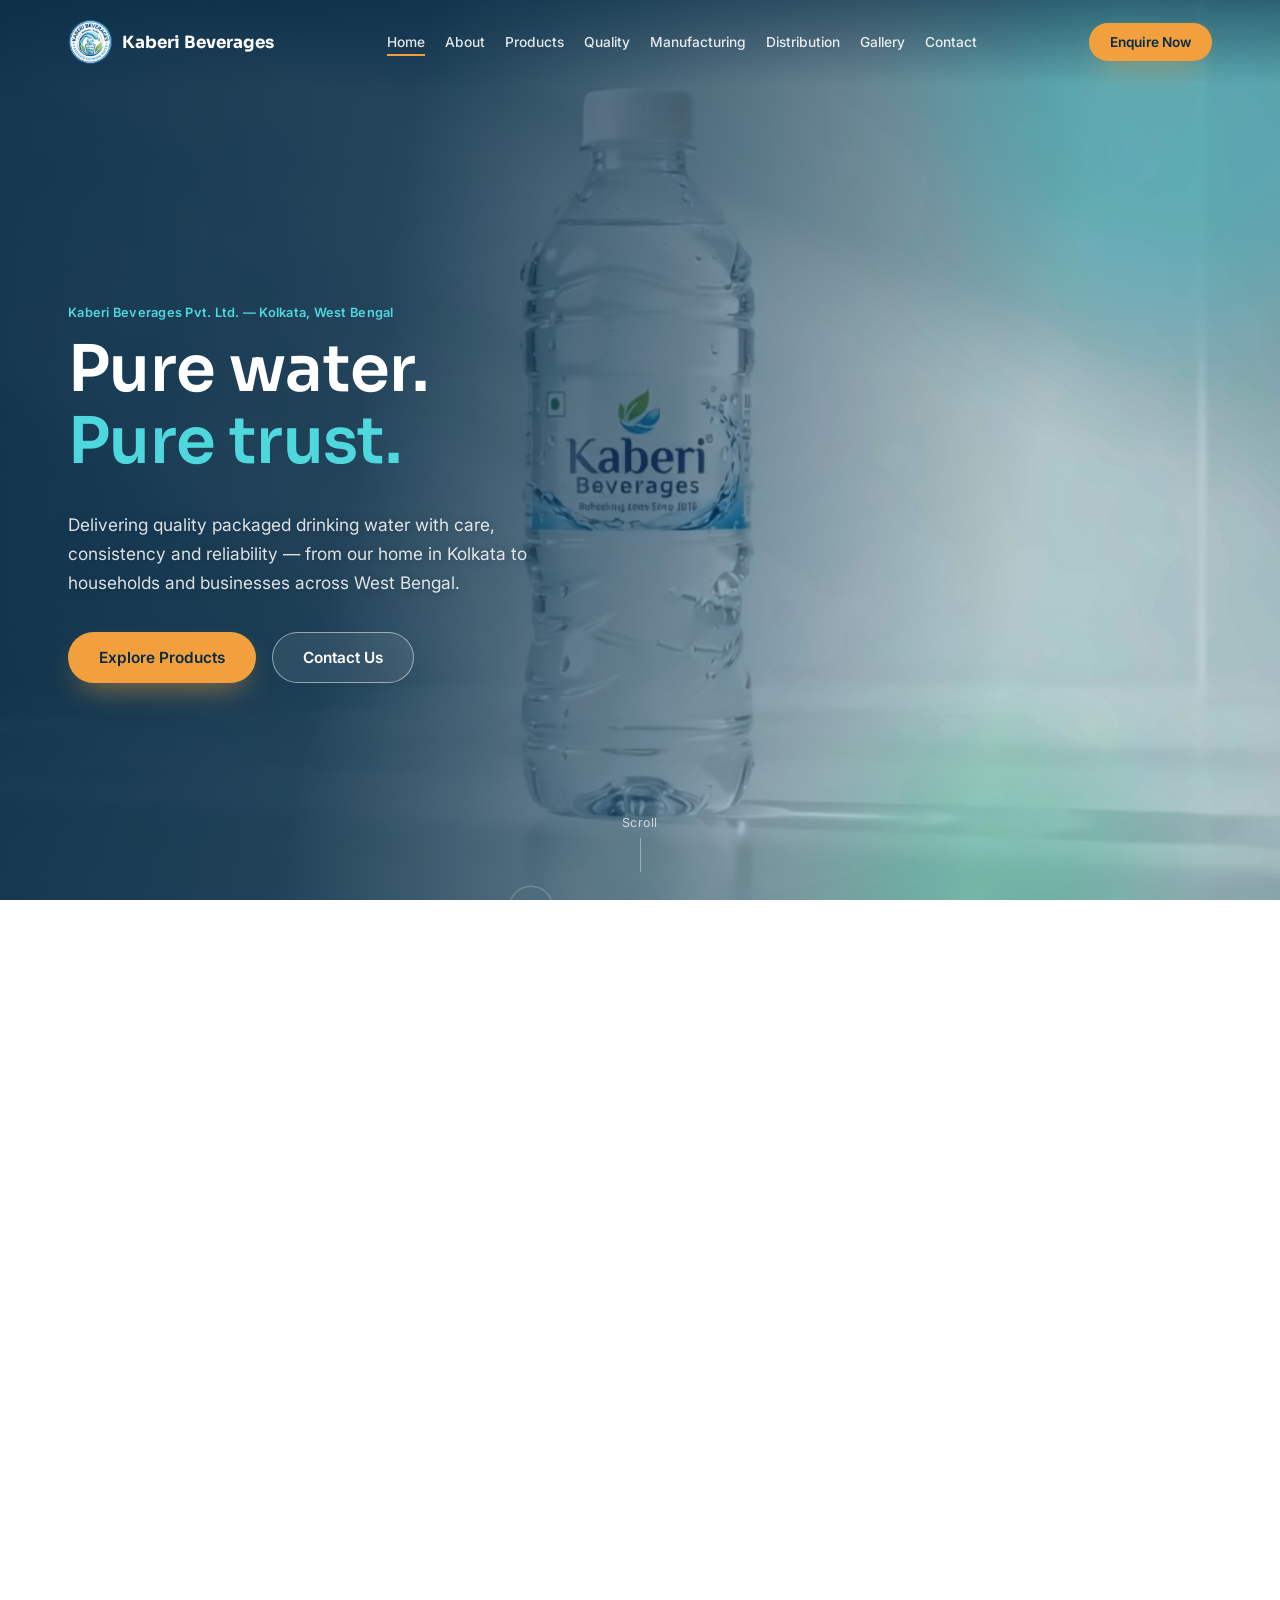
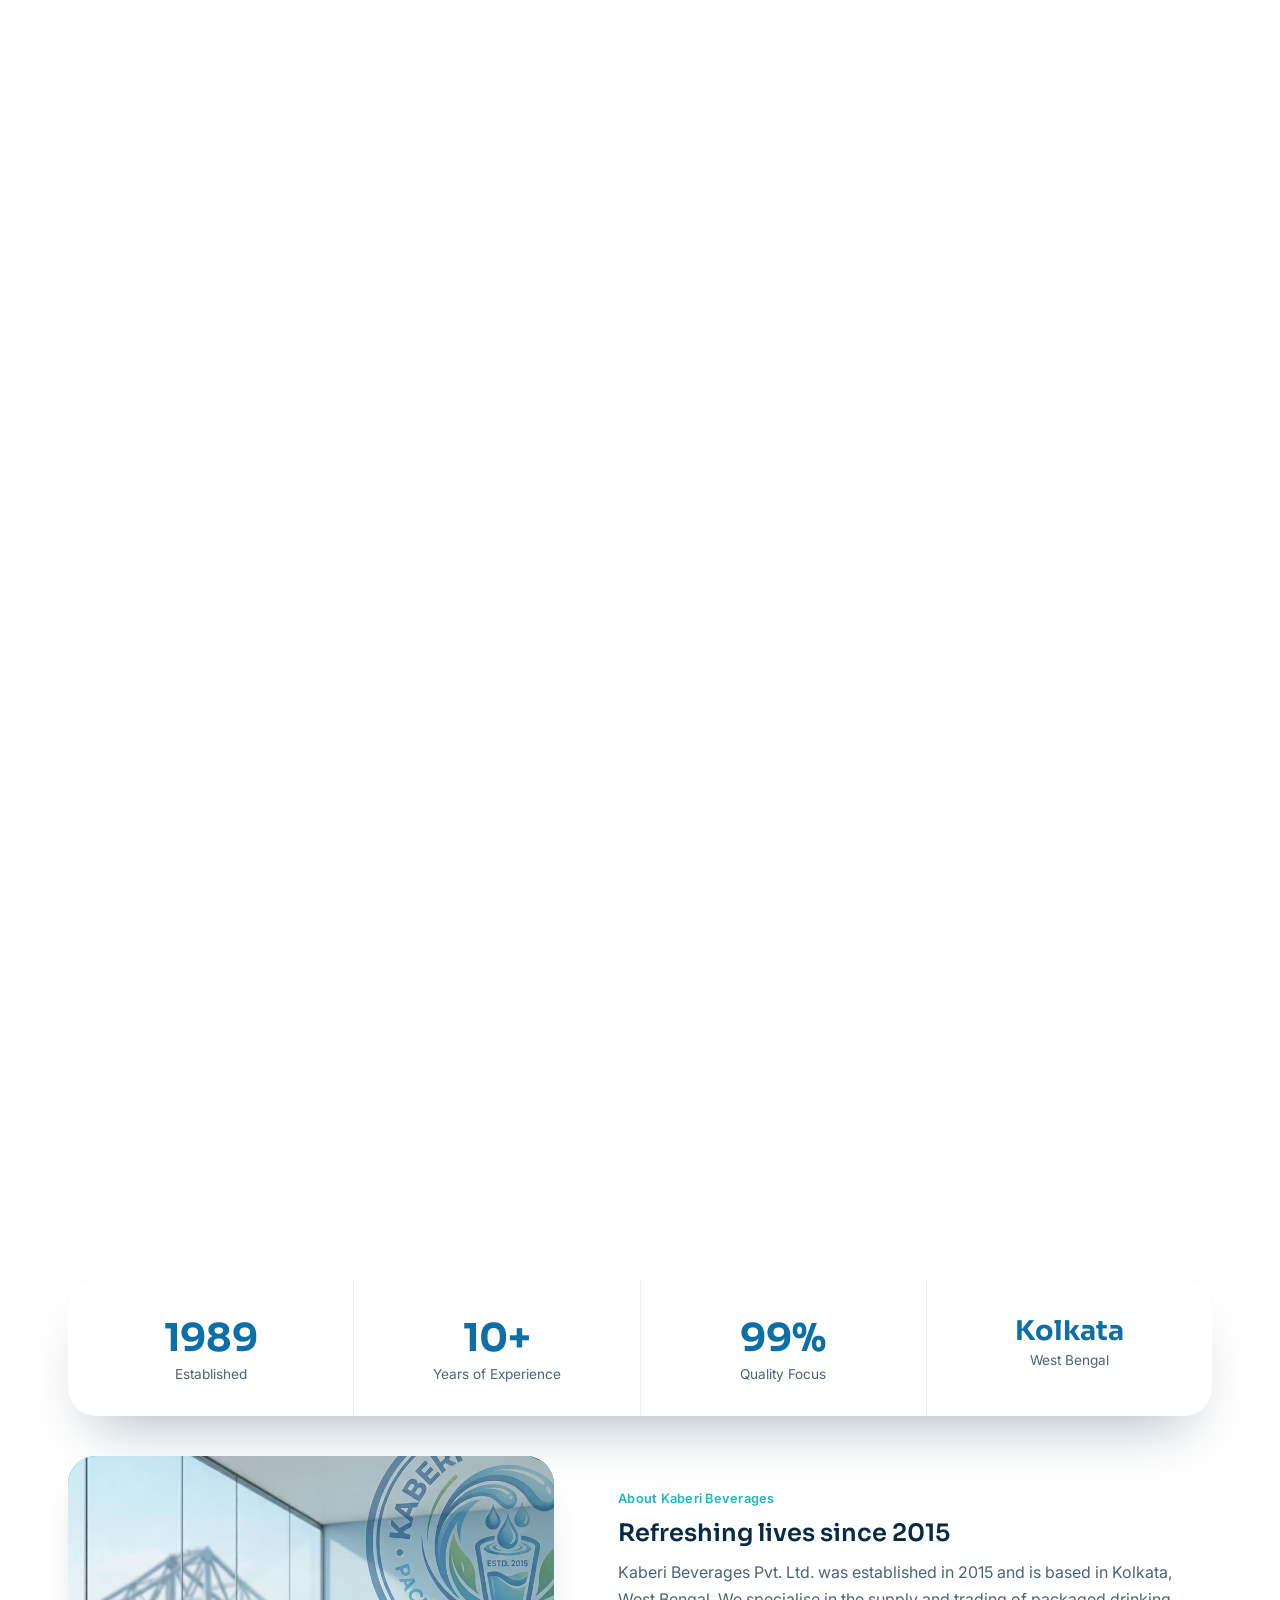
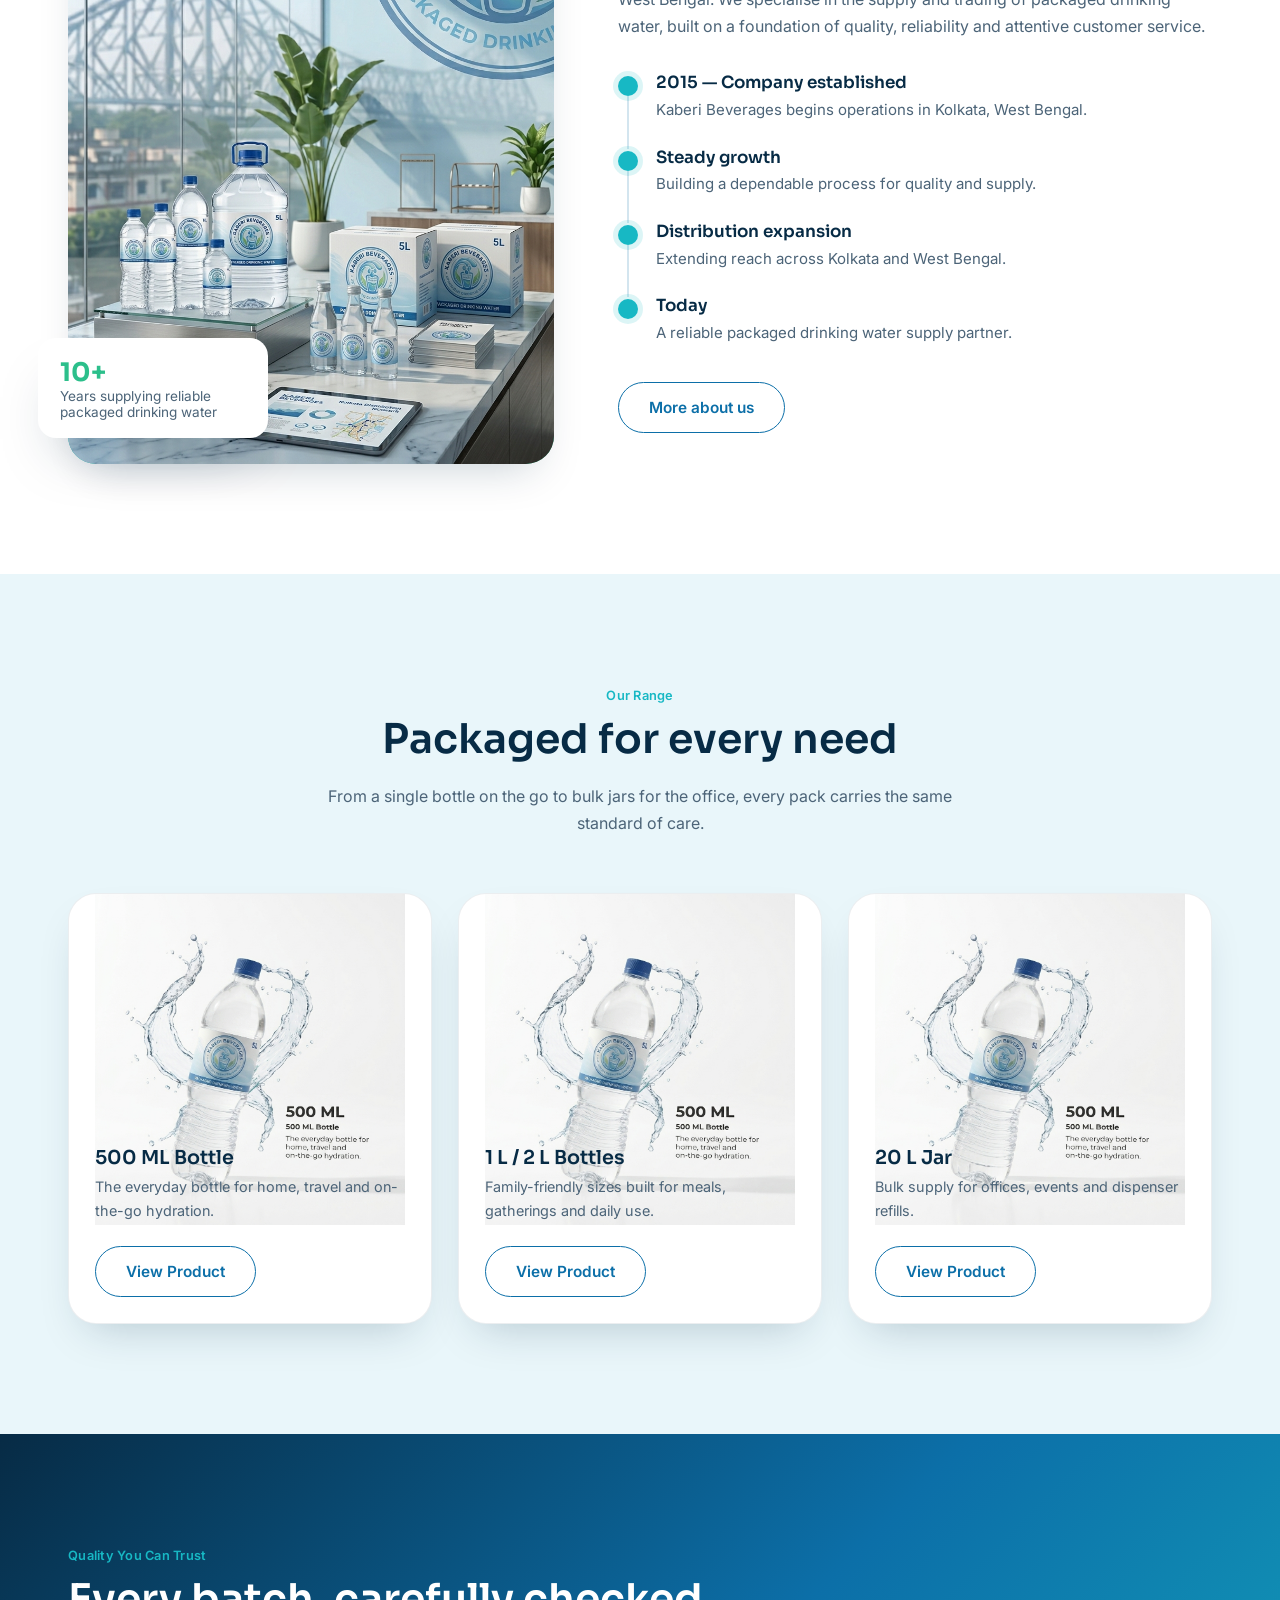
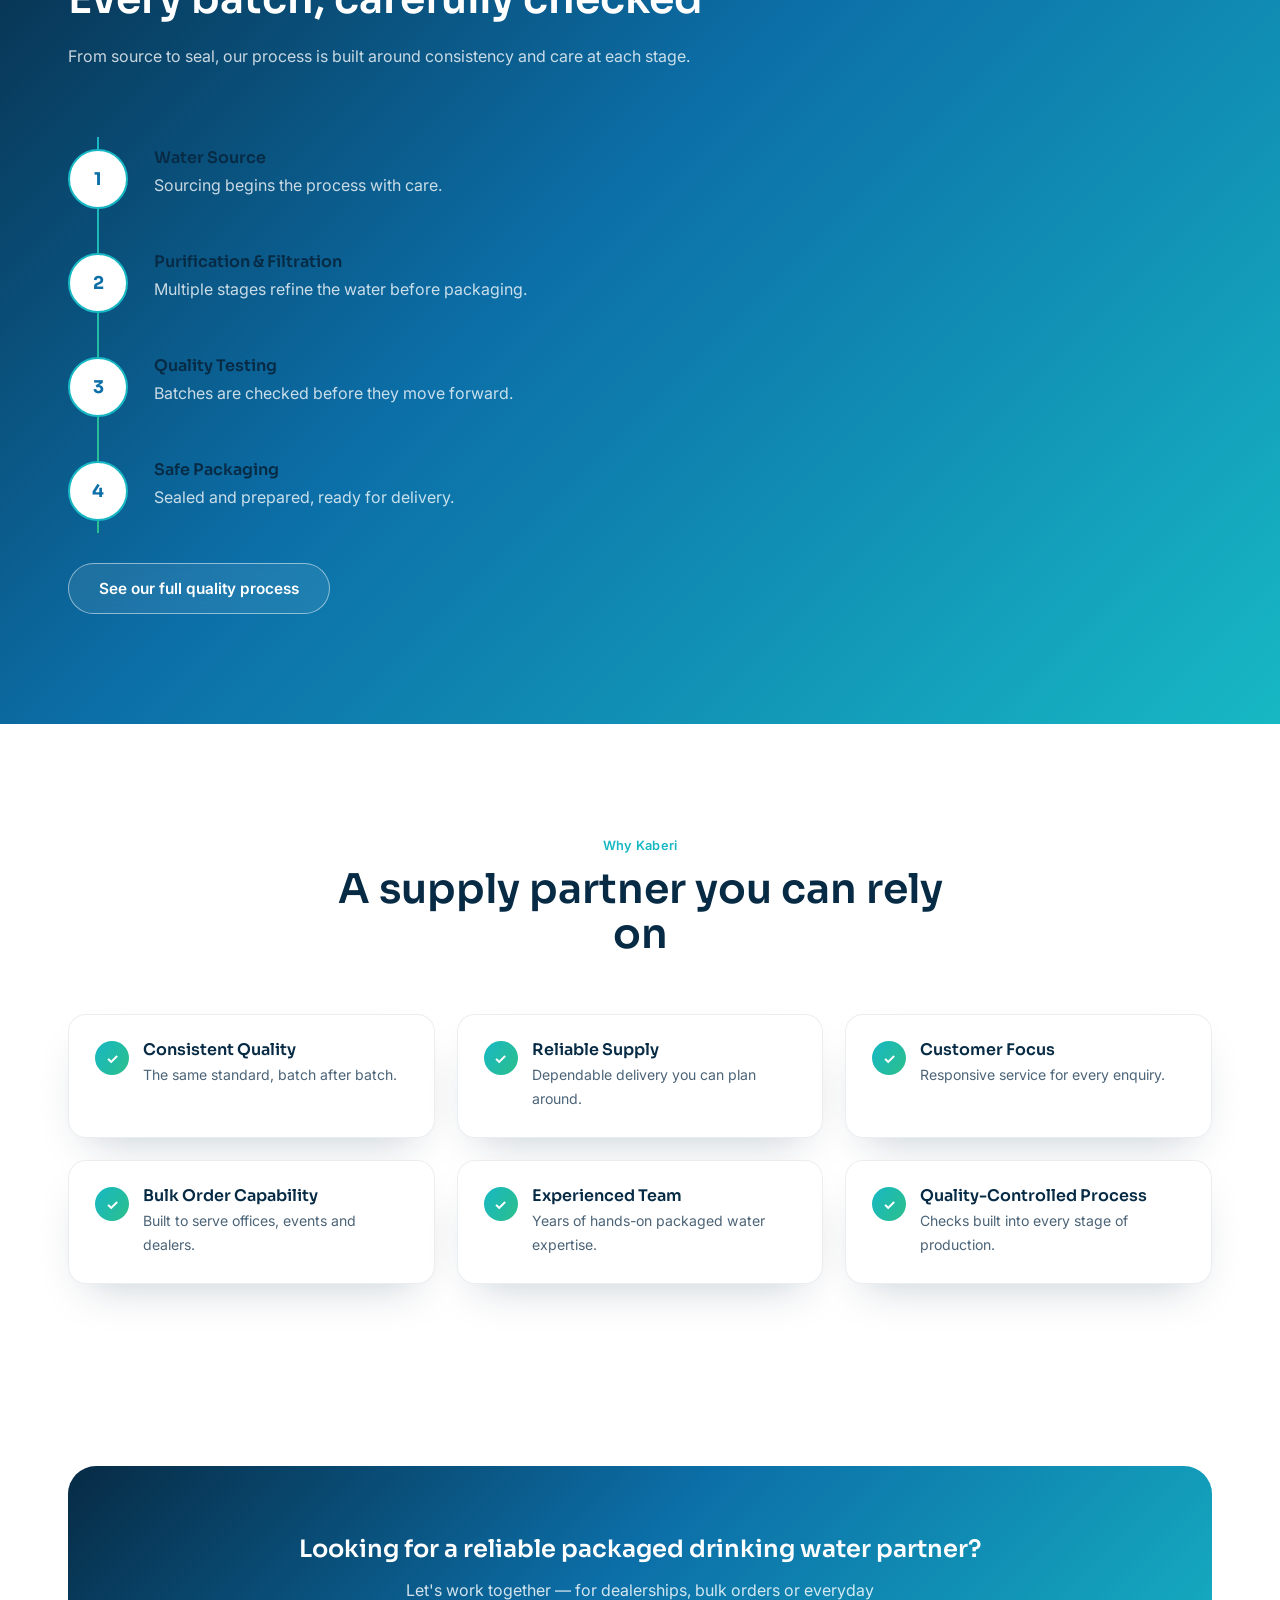
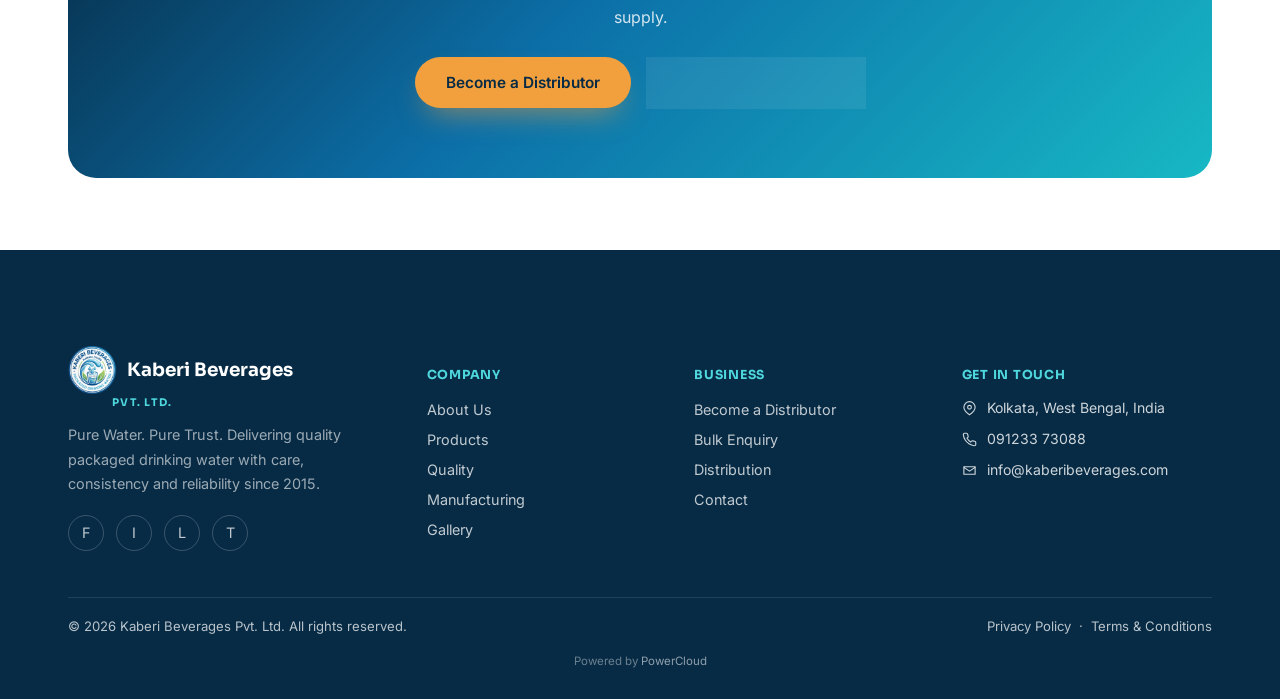
<file: index.html>
<!DOCTYPE html>
<html lang="en">
<head>
<meta charset="UTF-8">
<meta name="viewport" content="width=device-width, initial-scale=1.0">
<title>Kaberi Beverages Pvt. Ltd. | Packaged Drinking Water, Kolkata</title>
<meta name="description" content="Kaberi Beverages Pvt. Ltd. supplies packaged drinking water from Kolkata, West Bengal, established 2015. Consistent quality, reliable supply, dealer and bulk orders welcome.">
<meta property="og:title" content="Kaberi Beverages Pvt. Ltd. — Pure Water, Pure Trust">
<meta property="og:description" content="Packaged drinking water manufacturer and supplier based in Kolkata, West Bengal, since 2015.">
<meta property="og:type" content="website">
<link rel="preconnect" href="https://fonts.googleapis.com">
<link rel="preconnect" href="https://fonts.gstatic.com" crossorigin>
<link href="https://fonts.googleapis.com/css2?family=Sora:wght@500;600;700&family=Inter:wght@400;500;600&display=swap" rel="stylesheet">
<link rel="stylesheet" href="css/style.css">
<script type="application/ld+json">
{
  "@context": "https://schema.org",
  "@type": "LocalBusiness",
  "name": "Kaberi Beverages Pvt. Ltd.",
  "foundingDate": "2015",
  "address": { "@type": "PostalAddress", "addressLocality": "Kolkata", "addressRegion": "West Bengal", "addressCountry": "IN" },
  "telephone": "+91-91233-73088",
  "url": "https://www.kaberibeverages.in"
}
</script>
</head>
<body data-page="index.html">

<header id="site-header" class="site-header"></header>

<main>
  <!-- ============ HERO ============ -->
  <div class="hero-scroll">
  <section class="hero">
    <div class="hero-visual">
      <div class="glow"></div>
      <div class="bottle-stage" data-frame-animation data-src-pattern="images/ezgif-frame-{n}.jpg" data-start="1" data-total="200">
        <canvas></canvas>
        <div class="bottle-fallback">
          <svg viewBox="0 0 260 460" xmlns="http://www.w3.org/2000/svg">
            <defs>
              <linearGradient id="bottleBody" x1="0" y1="0" x2="1" y2="1">
                <stop offset="0%" stop-color="#4FD7DE" stop-opacity=".9"/>
                <stop offset="100%" stop-color="#0C6FA8" stop-opacity=".95"/>
              </linearGradient>
              <linearGradient id="bottleCap" x1="0" y1="0" x2="0" y2="1">
                <stop offset="0%" stop-color="#F2A03D"/>
                <stop offset="100%" stop-color="#c67f22"/>
              </linearGradient>
            </defs>
            <rect x="112" y="28" width="36" height="34" rx="6" fill="url(#bottleCap)"/>
            <path d="M100 70 C100 55 108 46 108 46 L152 46 C152 46 160 55 160 70 L172 130 C182 150 190 175 190 220 L190 400 C190 424 172 442 148 442 L112 442 C88 442 70 424 70 400 L70 220 C70 175 78 150 88 130 Z" fill="url(#bottleBody)" opacity="0.92"/>
            <rect x="82" y="200" width="96" height="150" rx="14" fill="#ffffff" opacity="0.12"/>
            <text x="130" y="278" text-anchor="middle" font-family="Sora, sans-serif" font-size="20" font-weight="700" fill="#ffffff">KABERI</text>
            <text x="130" y="300" text-anchor="middle" font-family="Inter, sans-serif" font-size="11" letter-spacing="2" fill="#eaf7fb">DRINKING WATER</text>
            <ellipse cx="130" cy="430" rx="60" ry="10" fill="#072B45" opacity="0.15"/>
          </svg>
        </div>
      </div>
    </div>
    <div class="hero-bg-orb a"></div>
    <div class="hero-bg-orb b"></div>
    <div class="hero-scrim"></div>
    <canvas id="bubble-canvas"></canvas>

    <div class="container">
      <div class="hero-copy">
        <span class="eyebrow">Kaberi Beverages Pvt. Ltd. &mdash; Kolkata, West Bengal</span>
        <h1>
          <span class="line"><span>Pure water.</span></span>
          <span class="line"><span>Pure trust.</span></span>
        </h1>
        <p class="sub">Delivering quality packaged drinking water with care, consistency and reliability &mdash; from our home in Kolkata to households and businesses across West Bengal.</p>
        <div class="hero-cta">
          <a href="products.html" class="btn btn-primary">Explore Products</a>
          <a href="contact.html" class="btn btn-ghost">Contact Us</a>
        </div>
      </div>
    </div>

    <div class="scroll-cue"><span>Scroll</span><span class="stick"></span></div>
  </section>
  </div>

  <!-- ============ STATS ============ -->
  <div class="container">
    <div class="stats-strip reveal">
      <div class="stat-card"><div class="num" data-count="2015" data-suffix="">2015</div><div class="label">Established</div></div>
      <div class="stat-card"><div class="num"><span data-count="10" data-suffix="+">0</span></div><div class="label">Years of Experience</div></div>
      <div class="stat-card"><div class="num"><span data-count="100" data-suffix="%">0</span></div><div class="label">Quality Focus</div></div>
      <div class="stat-card"><div class="num" style="font-size:1.7rem;">Kolkata</div><div class="label">West Bengal</div></div>
    </div>
  </div>

  <!-- ============ ABOUT TEASER ============ -->
<section class="section" style="padding-top:40px;">
  <div class="container about-grid">

    <div class="about-visual reveal">
      <div class="plate">
        <img
          src="./images/about_home.png"
          alt="Kaberi Beverages"
          style="width:100%; height:100%; object-fit:cover; display:block;"
        />
      </div>

      <div class="float-card">
        <div class="num">10+</div>
        <div style="font-size:.85rem;color:var(--ink-soft);">
          Years supplying reliable packaged drinking water
        </div>
      </div>
    </div>

    <div class="about-copy reveal reveal-delay-1">
      <span class="eyebrow">About Kaberi Beverages</span>

      <h2>Refreshing lives since 2015</h2>

      <p>
        Kaberi Beverages Pvt. Ltd. was established in 2015 and is based in
        Kolkata, West Bengal. We specialise in the supply and trading of
        packaged drinking water, built on a foundation of quality, reliability
        and attentive customer service.
      </p>

      <div class="timeline">

        <div class="timeline-step">
          <span class="timeline-dot"></span>
          <div>
            <h4>2015 &mdash; Company established</h4>
            <p>Kaberi Beverages begins operations in Kolkata, West Bengal.</p>
          </div>
        </div>

        <div class="timeline-step">
          <span class="timeline-dot"></span>
          <div>
            <h4>Steady growth</h4>
            <p>Building a dependable process for quality and supply.</p>
          </div>
        </div>

        <div class="timeline-step">
          <span class="timeline-dot"></span>
          <div>
            <h4>Distribution expansion</h4>
            <p>Extending reach across Kolkata and West Bengal.</p>
          </div>
        </div>

        <div class="timeline-step">
          <span class="timeline-dot"></span>
          <div>
            <h4>Today</h4>
            <p>A reliable packaged drinking water supply partner.</p>
          </div>
        </div>

      </div>

      <a href="about.html" class="btn btn-outline" style="margin-top:10px;">
        More about us
      </a>
    </div>

  </div>
</section>

  <!-- ============ PRODUCTS TEASER ============ -->
  <section class="section section--sky">
  <div class="container">

    <div class="section-head center reveal">
      <span class="eyebrow">Our Range</span>
      <h2>Packaged for every need</h2>
      <p>
        From a single bottle on the go to bulk jars for the office,
        every pack carries the same standard of care.
      </p>
    </div>

    <div class="product-grid">

      <!-- 500 ML -->
      <div class="product-card reveal">
        <span class="cap">500 ML</span>

        <div class="bottle-wrap">
          <img
            src="./images/product500.png"
            alt="Kaberi Beverages 500 ML Bottle"
          />
        </div>

        <h3>500 ML Bottle</h3>
        <p>
          The everyday bottle for home, travel and on-the-go hydration.
        </p>

        <a href="products.html" class="btn btn-outline">
          View Product
        </a>
      </div>

      <!-- 1 L / 2 L -->
      <div class="product-card reveal reveal-delay-1">
        <span class="cap">1 L &amp; 2 L</span>

        <div class="bottle-wrap">
          <img
            src="./images/product500.png"
            alt="Kaberi Beverages 1 L and 2 L Bottles"
          />
        </div>

        <h3>1 L / 2 L Bottles</h3>
        <p>
          Family-friendly sizes built for meals, gatherings and daily use.
        </p>

        <a href="products.html" class="btn btn-outline">
          View Product
        </a>
      </div>

      <!-- 20 L JAR -->
      <div class="product-card reveal reveal-delay-2">
        <span class="cap">20 L JAR</span>

        <div class="bottle-wrap">
          <img
            src="./images/product500.png"
            alt="Kaberi Beverages 20 L Water Jar"
          />
        </div>

        <h3>20 L Jar</h3>
        <p>
          Bulk supply for offices, events and dispenser refills.
        </p>

        <a href="products.html" class="btn btn-outline">
          View Product
        </a>
      </div>

    </div>
  </div>
</section>

  <!-- ============ QUALITY TEASER ============ -->
  <section class="section section--navy">
    <div class="container">
      <div class="section-head reveal">
        <span class="eyebrow">Quality You Can Trust</span>
        <h2>Every batch, carefully checked</h2>
        <p>From source to seal, our process is built around consistency and care at each stage.</p>
      </div>
      <div class="process-rail">
        <div class="rail-line"></div>
        <div class="process-step"><div class="idx">1</div><div class="body"><h4>Water Source</h4><p>Sourcing begins the process with care.</p></div></div>
        <div class="process-step"><div class="idx">2</div><div class="body"><h4>Purification &amp; Filtration</h4><p>Multiple stages refine the water before packaging.</p></div></div>
        <div class="process-step"><div class="idx">3</div><div class="body"><h4>Quality Testing</h4><p>Batches are checked before they move forward.</p></div></div>
        <div class="process-step"><div class="idx">4</div><div class="body"><h4>Safe Packaging</h4><p>Sealed and prepared, ready for delivery.</p></div></div>
      </div>
      <a href="quality.html" class="btn btn-ghost" style="margin-top:20px;">See our full quality process</a>
    </div>
  </section>

  <!-- ============ WHY KABERI ============ -->
  <section class="section">
    <div class="container">
      <div class="section-head center reveal">
        <span class="eyebrow">Why Kaberi</span>
        <h2>A supply partner you can rely on</h2>
      </div>
      <div class="why-grid">
        <div class="why-card reveal"><span class="tick">&#10003;</span><div><h4>Consistent Quality</h4><p>The same standard, batch after batch.</p></div></div>
        <div class="why-card reveal reveal-delay-1"><span class="tick">&#10003;</span><div><h4>Reliable Supply</h4><p>Dependable delivery you can plan around.</p></div></div>
        <div class="why-card reveal reveal-delay-2"><span class="tick">&#10003;</span><div><h4>Customer Focus</h4><p>Responsive service for every enquiry.</p></div></div>
        <div class="why-card reveal"><span class="tick">&#10003;</span><div><h4>Bulk Order Capability</h4><p>Built to serve offices, events and dealers.</p></div></div>
        <div class="why-card reveal reveal-delay-1"><span class="tick">&#10003;</span><div><h4>Experienced Team</h4><p>Years of hands-on packaged water expertise.</p></div></div>
        <div class="why-card reveal reveal-delay-2"><span class="tick">&#10003;</span><div><h4>Quality-Controlled Process</h4><p>Checks built into every stage of production.</p></div></div>
      </div>
    </div>
  </section>

  <!-- ============ CTA ============ -->
  <section class="section section--tight">
    <div class="container">
      <div class="cta-banner reveal">
        <h2>Looking for a reliable packaged drinking water partner?</h2>
        <p style="color:rgba(255,255,255,.82); max-width:520px; margin:14px auto 0;">Let's work together &mdash; for dealerships, bulk orders or everyday supply.</p>
        <div class="actions">
          <a href="become-distributor.html" class="btn btn-primary">Become a Distributor</a>
          <a href="enquiry.html" class="btn btn-ghost">Request a Bulk Quote</a>
        </div>
      </div>
    </div>
  </section>
</main>

<footer id="site-footer" class="site-footer"></footer>

<script src="js/partials.js"></script>
<script src="js/frame-animation.js"></script>
<script src="js/forms.js"></script>
<script src="js/main.js"></script>
</body>
</html>
</file>
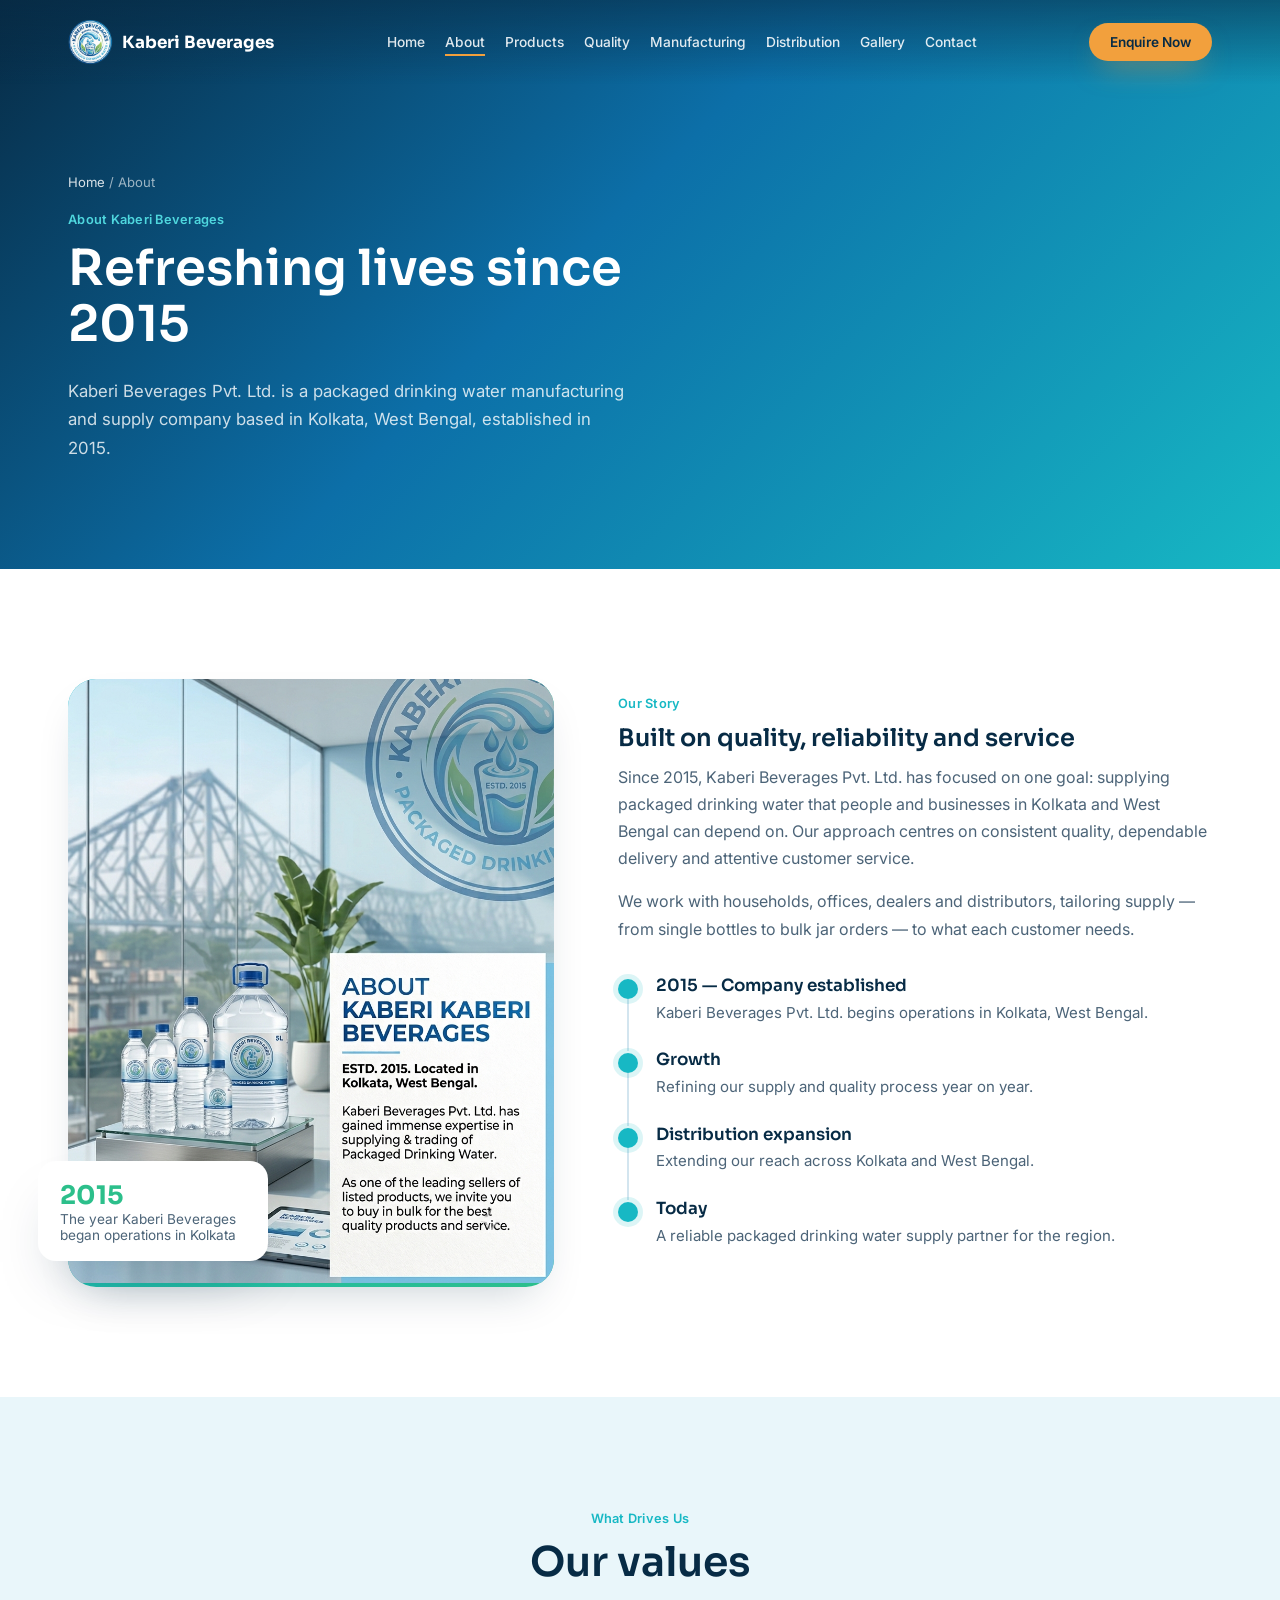
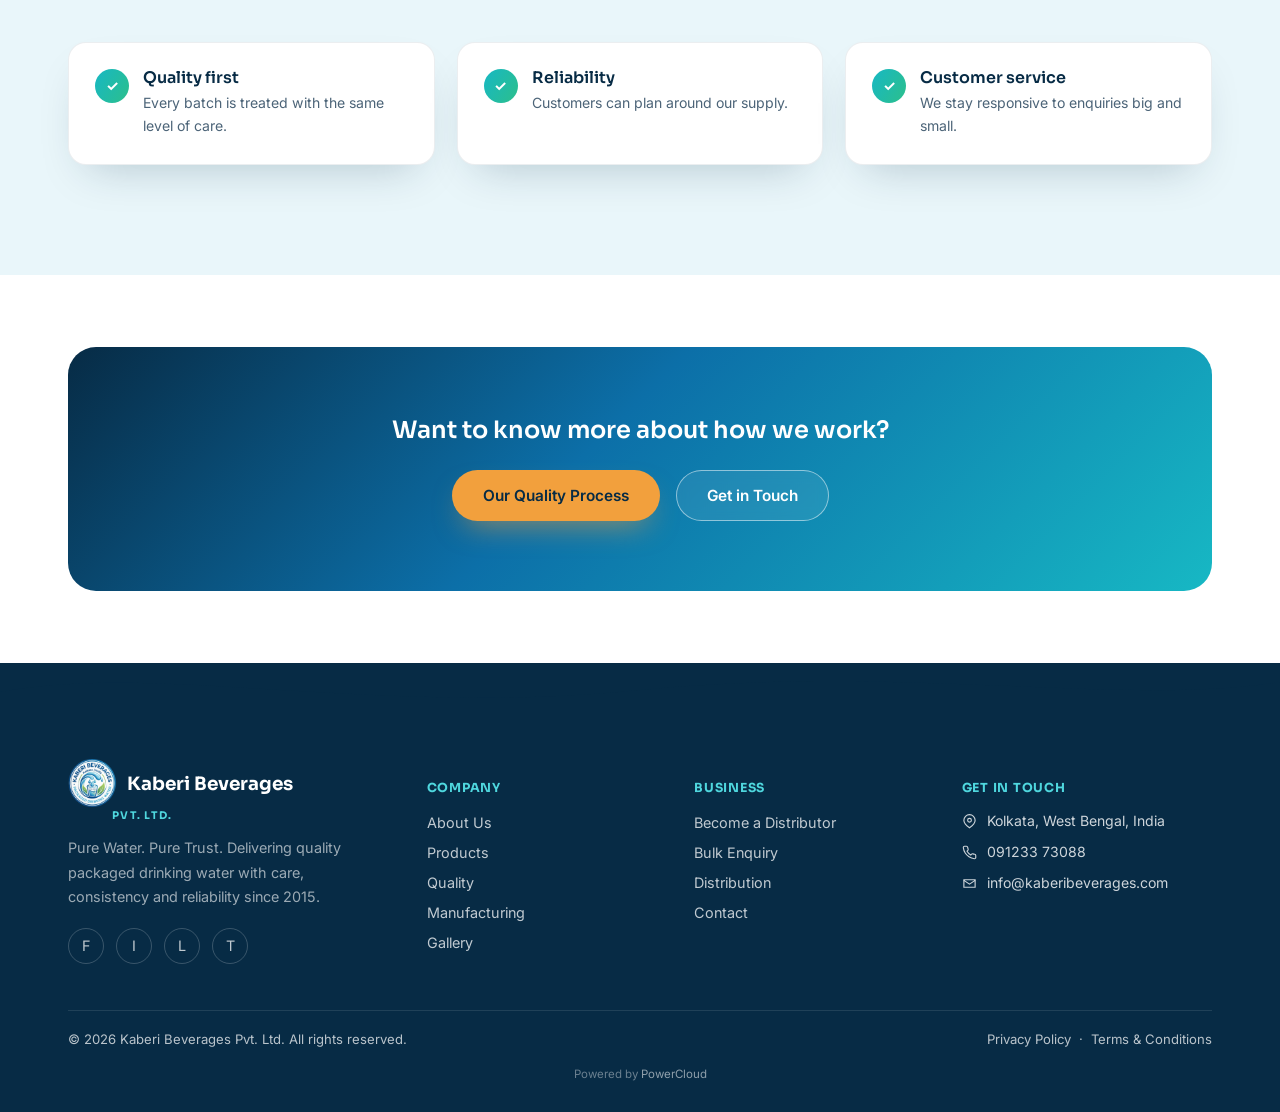
<file: about.html>
<!DOCTYPE html>
<html lang="en">
<head>
<meta charset="UTF-8">
<meta name="viewport" content="width=device-width, initial-scale=1.0">
<title>About Us | Kaberi Beverages Pvt. Ltd.</title>
<meta name="description" content="Kaberi Beverages Pvt. Ltd. — established 2015 in Kolkata, West Bengal. Learn about our story, values and approach to packaged drinking water.">
<link rel="preconnect" href="https://fonts.googleapis.com">
<link rel="preconnect" href="https://fonts.gstatic.com" crossorigin>
<link href="https://fonts.googleapis.com/css2?family=Sora:wght@500;600;700&family=Inter:wght@400;500;600&display=swap" rel="stylesheet">
<link rel="stylesheet" href="css/style.css">
</head>
<body data-page="about.html">

<header id="site-header" class="site-header"></header>

<main>
  <section class="page-hero">
    <div class="container">
      <div class="breadcrumb"><a href="index.html">Home</a> / About</div>
      <span class="eyebrow">About Kaberi Beverages</span>
      <h1>Refreshing lives since 2015</h1>
      <p>Kaberi Beverages Pvt. Ltd. is a packaged drinking water manufacturing and supply company based in Kolkata, West Bengal, established in 2015.</p>
    </div>
  </section>

  <section class="section">
  <div class="container about-grid">

    <div class="about-visual reveal">
      <div class="plate">
        <img
          src="./images/about_a.png"
          alt="Kaberi Beverages - Our Story"
        />
      </div>

      <div class="float-card">
        <div class="num">2015</div>
        <div style="font-size:.85rem;color:var(--ink-soft);">
          The year Kaberi Beverages began operations in Kolkata
        </div>
      </div>
    </div>

    <div class="reveal reveal-delay-1">
      <span class="eyebrow">Our Story</span>

      <h2>Built on quality, reliability and service</h2>

      <p>
        Since 2015, Kaberi Beverages Pvt. Ltd. has focused on one goal:
        supplying packaged drinking water that people and businesses in
        Kolkata and West Bengal can depend on. Our approach centres on
        consistent quality, dependable delivery and attentive customer service.
      </p>

      <p>
        We work with households, offices, dealers and distributors, tailoring
        supply &mdash; from single bottles to bulk jar orders &mdash; to what
        each customer needs.
      </p>

      <div class="timeline">

        <div class="timeline-step">
          <span class="timeline-dot"></span>
          <div>
            <h4>2015 &mdash; Company established</h4>
            <p>
              Kaberi Beverages Pvt. Ltd. begins operations in Kolkata,
              West Bengal.
            </p>
          </div>
        </div>

        <div class="timeline-step">
          <span class="timeline-dot"></span>
          <div>
            <h4>Growth</h4>
            <p>
              Refining our supply and quality process year on year.
            </p>
          </div>
        </div>

        <div class="timeline-step">
          <span class="timeline-dot"></span>
          <div>
            <h4>Distribution expansion</h4>
            <p>
              Extending our reach across Kolkata and West Bengal.
            </p>
          </div>
        </div>

        <div class="timeline-step">
          <span class="timeline-dot"></span>
          <div>
            <h4>Today</h4>
            <p>
              A reliable packaged drinking water supply partner for the region.
            </p>
          </div>
        </div>

      </div>
    </div>

  </div>
</section>

  <section class="section section--sky">
    <div class="container">
      <div class="section-head center reveal">
        <span class="eyebrow">What Drives Us</span>
        <h2>Our values</h2>
      </div>
      <div class="why-grid">
        <div class="why-card reveal"><span class="tick">&#10003;</span><div><h4>Quality first</h4><p>Every batch is treated with the same level of care.</p></div></div>
        <div class="why-card reveal reveal-delay-1"><span class="tick">&#10003;</span><div><h4>Reliability</h4><p>Customers can plan around our supply.</p></div></div>
        <div class="why-card reveal reveal-delay-2"><span class="tick">&#10003;</span><div><h4>Customer service</h4><p>We stay responsive to enquiries big and small.</p></div></div>
      </div>
    </div>
  </section>

  <section class="section section--tight">
    <div class="container">
      <div class="cta-banner reveal">
        <h2>Want to know more about how we work?</h2>
        <div class="actions">
          <a href="quality.html" class="btn btn-primary">Our Quality Process</a>
          <a href="contact.html" class="btn btn-ghost">Get in Touch</a>
        </div>
      </div>
    </div>
  </section>
</main>

<footer id="site-footer" class="site-footer"></footer>

<script src="js/partials.js"></script>
<script src="js/frame-animation.js"></script>
<script src="js/forms.js"></script>
<script src="js/main.js"></script>
</body>
</html>
</file>
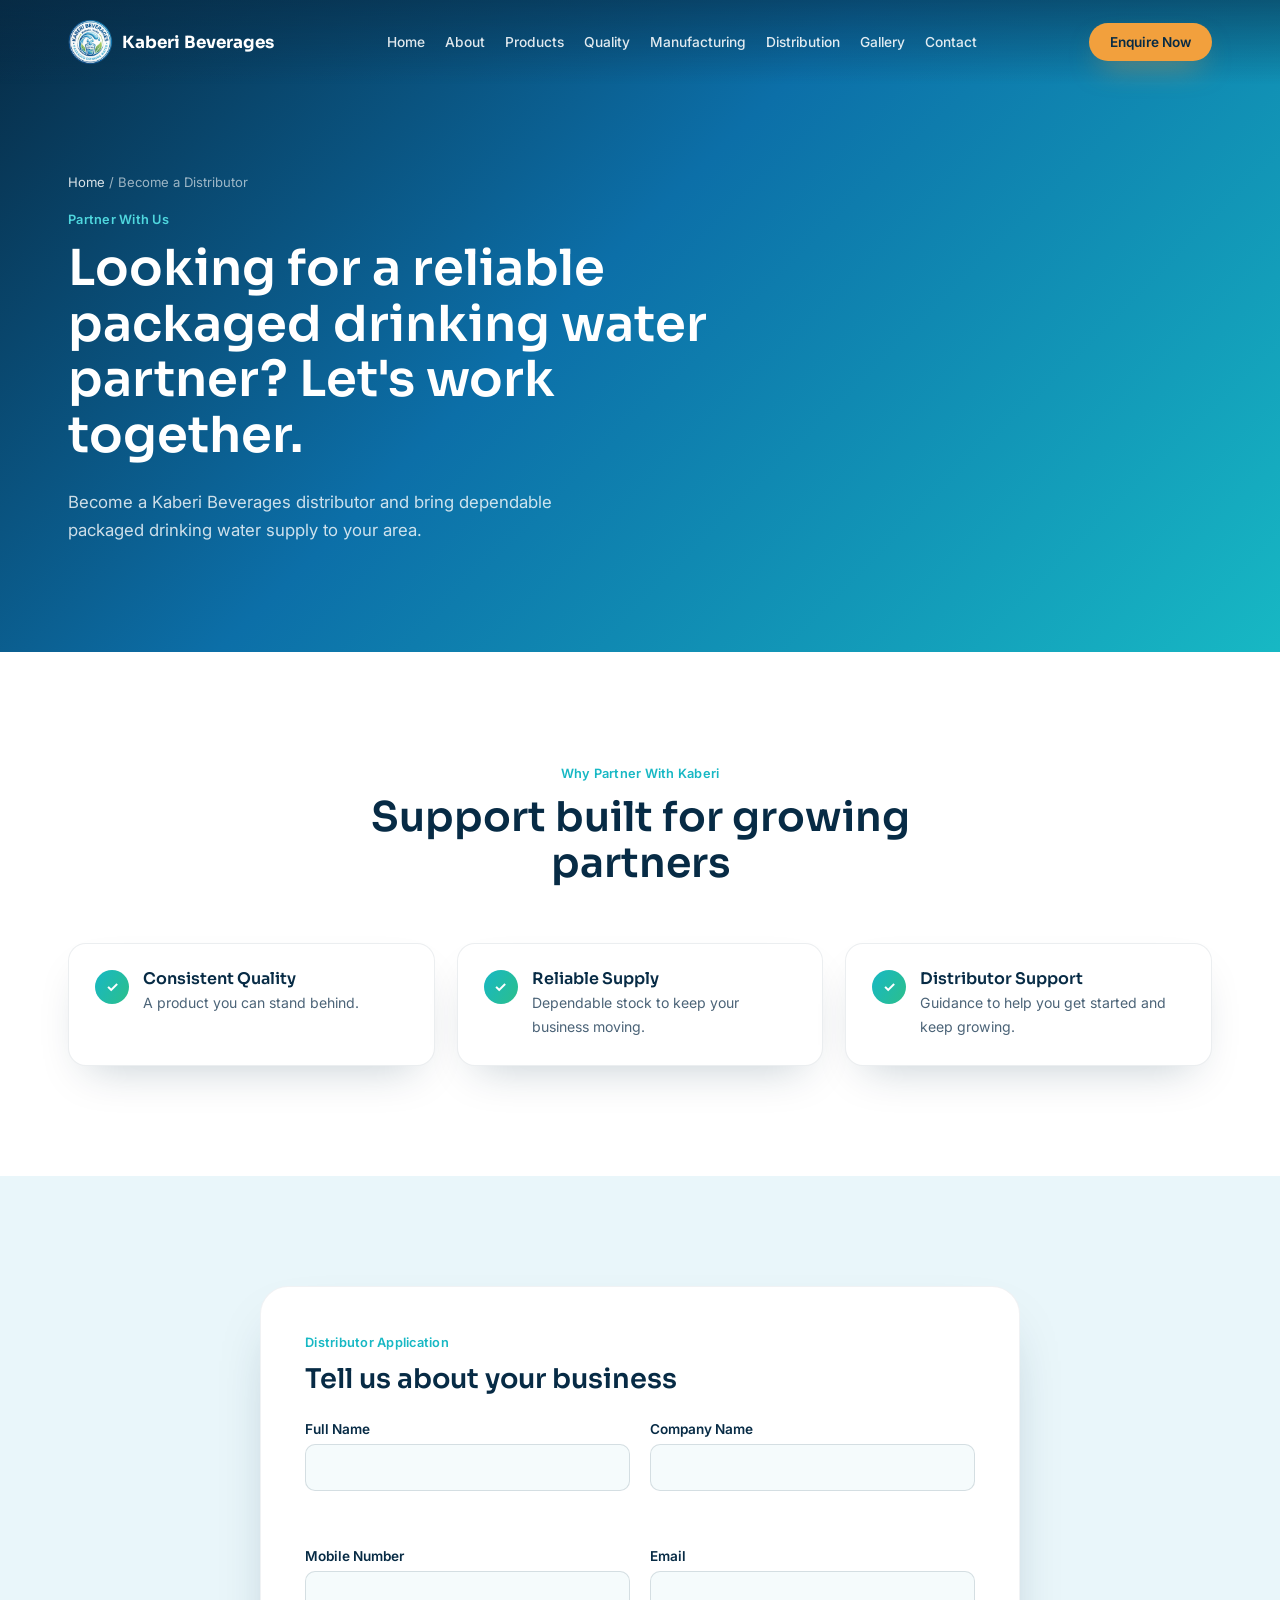
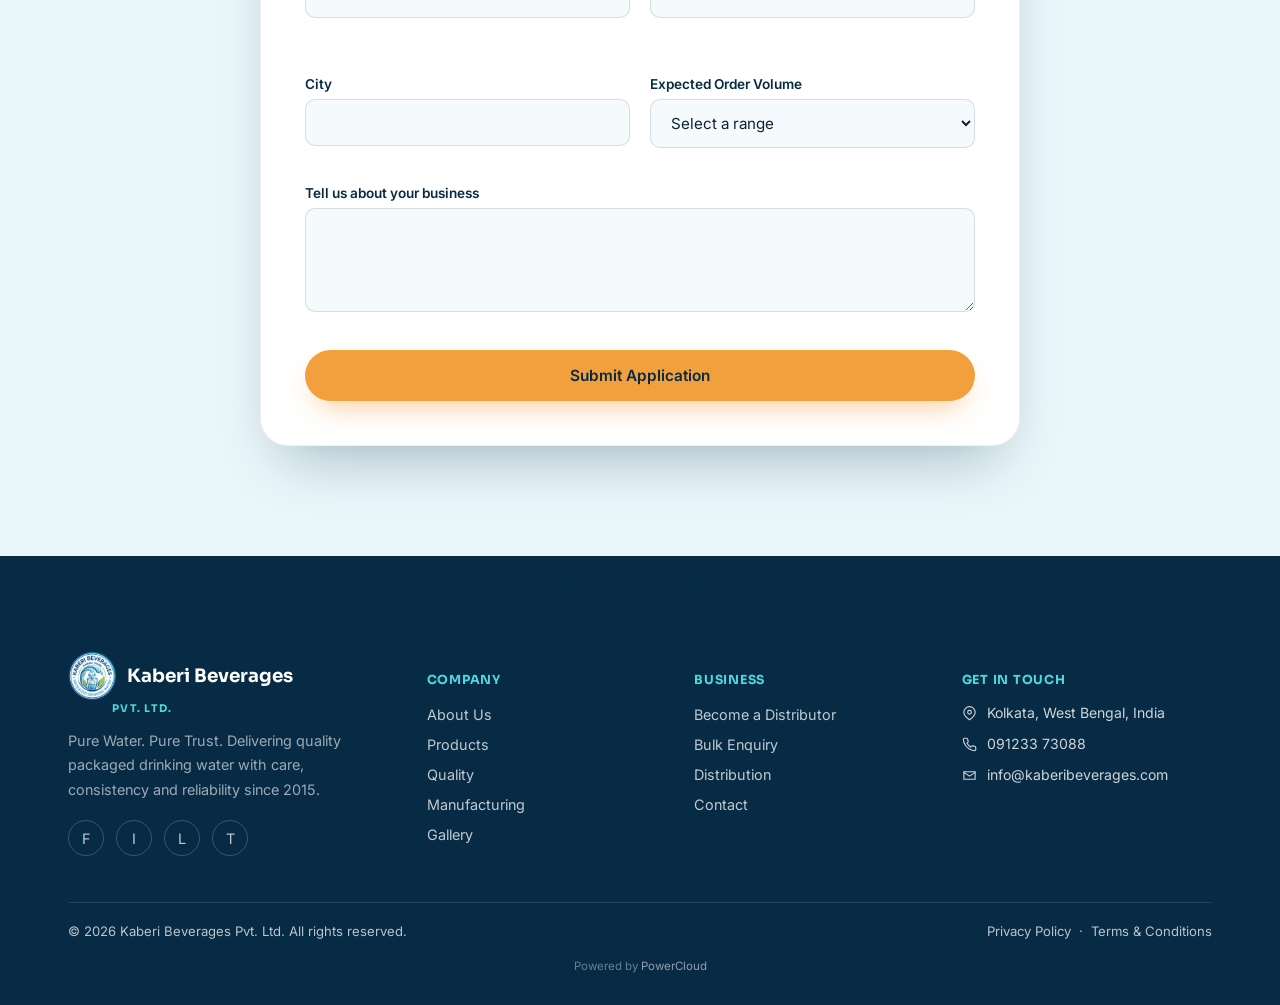
<file: become-distributor.html>
<!DOCTYPE html>
<html lang="en">
<head>
<meta charset="UTF-8">
<meta name="viewport" content="width=device-width, initial-scale=1.0">
<title>Become a Distributor | Kaberi Beverages Pvt. Ltd.</title>
<meta name="description" content="Partner with Kaberi Beverages Pvt. Ltd. as a distributor or dealer for packaged drinking water across Kolkata and West Bengal.">
<link rel="preconnect" href="https://fonts.googleapis.com">
<link rel="preconnect" href="https://fonts.gstatic.com" crossorigin>
<link href="https://fonts.googleapis.com/css2?family=Sora:wght@500;600;700&family=Inter:wght@400;500;600&display=swap" rel="stylesheet">
<link rel="stylesheet" href="css/style.css">
</head>
<body data-page="become-distributor.html">

<header id="site-header" class="site-header"></header>

<main>
  <section class="page-hero">
    <div class="container">
      <div class="breadcrumb"><a href="index.html">Home</a> / Become a Distributor</div>
      <span class="eyebrow">Partner With Us</span>
      <h1>Looking for a reliable packaged drinking water partner? Let's work together.</h1>
      <p>Become a Kaberi Beverages distributor and bring dependable packaged drinking water supply to your area.</p>
    </div>
  </section>

  <section class="section">
    <div class="container">
      <div class="section-head center reveal">
        <span class="eyebrow">Why Partner With Kaberi</span>
        <h2>Support built for growing partners</h2>
      </div>
      <div class="why-grid">
        <div class="why-card reveal"><span class="tick">&#10003;</span><div><h4>Consistent Quality</h4><p>A product you can stand behind.</p></div></div>
        <div class="why-card reveal reveal-delay-1"><span class="tick">&#10003;</span><div><h4>Reliable Supply</h4><p>Dependable stock to keep your business moving.</p></div></div>
        <div class="why-card reveal reveal-delay-2"><span class="tick">&#10003;</span><div><h4>Distributor Support</h4><p>Guidance to help you get started and keep growing.</p></div></div>
      </div>
    </div>
  </section>

  <section class="section section--sky">
    <div class="container">
      <div class="form-card reveal" style="max-width:760px; margin:0 auto;">
        <div class="section-head" style="margin-bottom:26px;">
          <span class="eyebrow">Distributor Application</span>
          <h2 style="font-size:1.7rem;">Tell us about your business</h2>
        </div>
        <form data-kaberi-form novalidate>
          <div class="form-grid">
            <div class="field"><label for="d-name">Full Name</label><input id="d-name" type="text" required><span class="err"></span></div>
            <div class="field"><label for="d-company">Company Name</label><input id="d-company" type="text"><span class="err"></span></div>
            <div class="field"><label for="d-phone">Mobile Number</label><input id="d-phone" type="tel" data-type="phone" required><span class="err"></span></div>
            <div class="field"><label for="d-email">Email</label><input id="d-email" type="email" required><span class="err"></span></div>
            <div class="field"><label for="d-city">City</label><input id="d-city" type="text" required><span class="err"></span></div>
            <div class="field">
              <label for="d-volume">Expected Order Volume</label>
              <select id="d-volume" required>
                <option value="">Select a range</option>
                <option>Small (up to 100 units/month)</option>
                <option>Medium (100&ndash;500 units/month)</option>
                <option>Large (500+ units/month)</option>
              </select>
              <span class="err"></span>
            </div>
          </div>
          <div class="field full"><label for="d-message">Tell us about your business</label><textarea id="d-message" rows="4"></textarea><span class="err"></span></div>
          <button type="submit" class="btn btn-primary btn-block">Submit Application</button>
        </form>
        <div class="form-success">
          <div class="check"><svg width="32" height="32" viewBox="0 0 32 32"><path d="M7 17l6 6 12-14"/></svg></div>
          <h3 style="margin-bottom:4px;">Application received</h3>
          <p style="margin:0;">Thank you for your interest &mdash; our team will reach out to discuss next steps.</p>
        </div>
      </div>
    </div>
  </section>
</main>

<footer id="site-footer" class="site-footer"></footer>

<script src="js/partials.js"></script>
<script src="js/frame-animation.js"></script>
<script src="js/forms.js"></script>
<script src="js/main.js"></script>
</body>
</html>
</file>
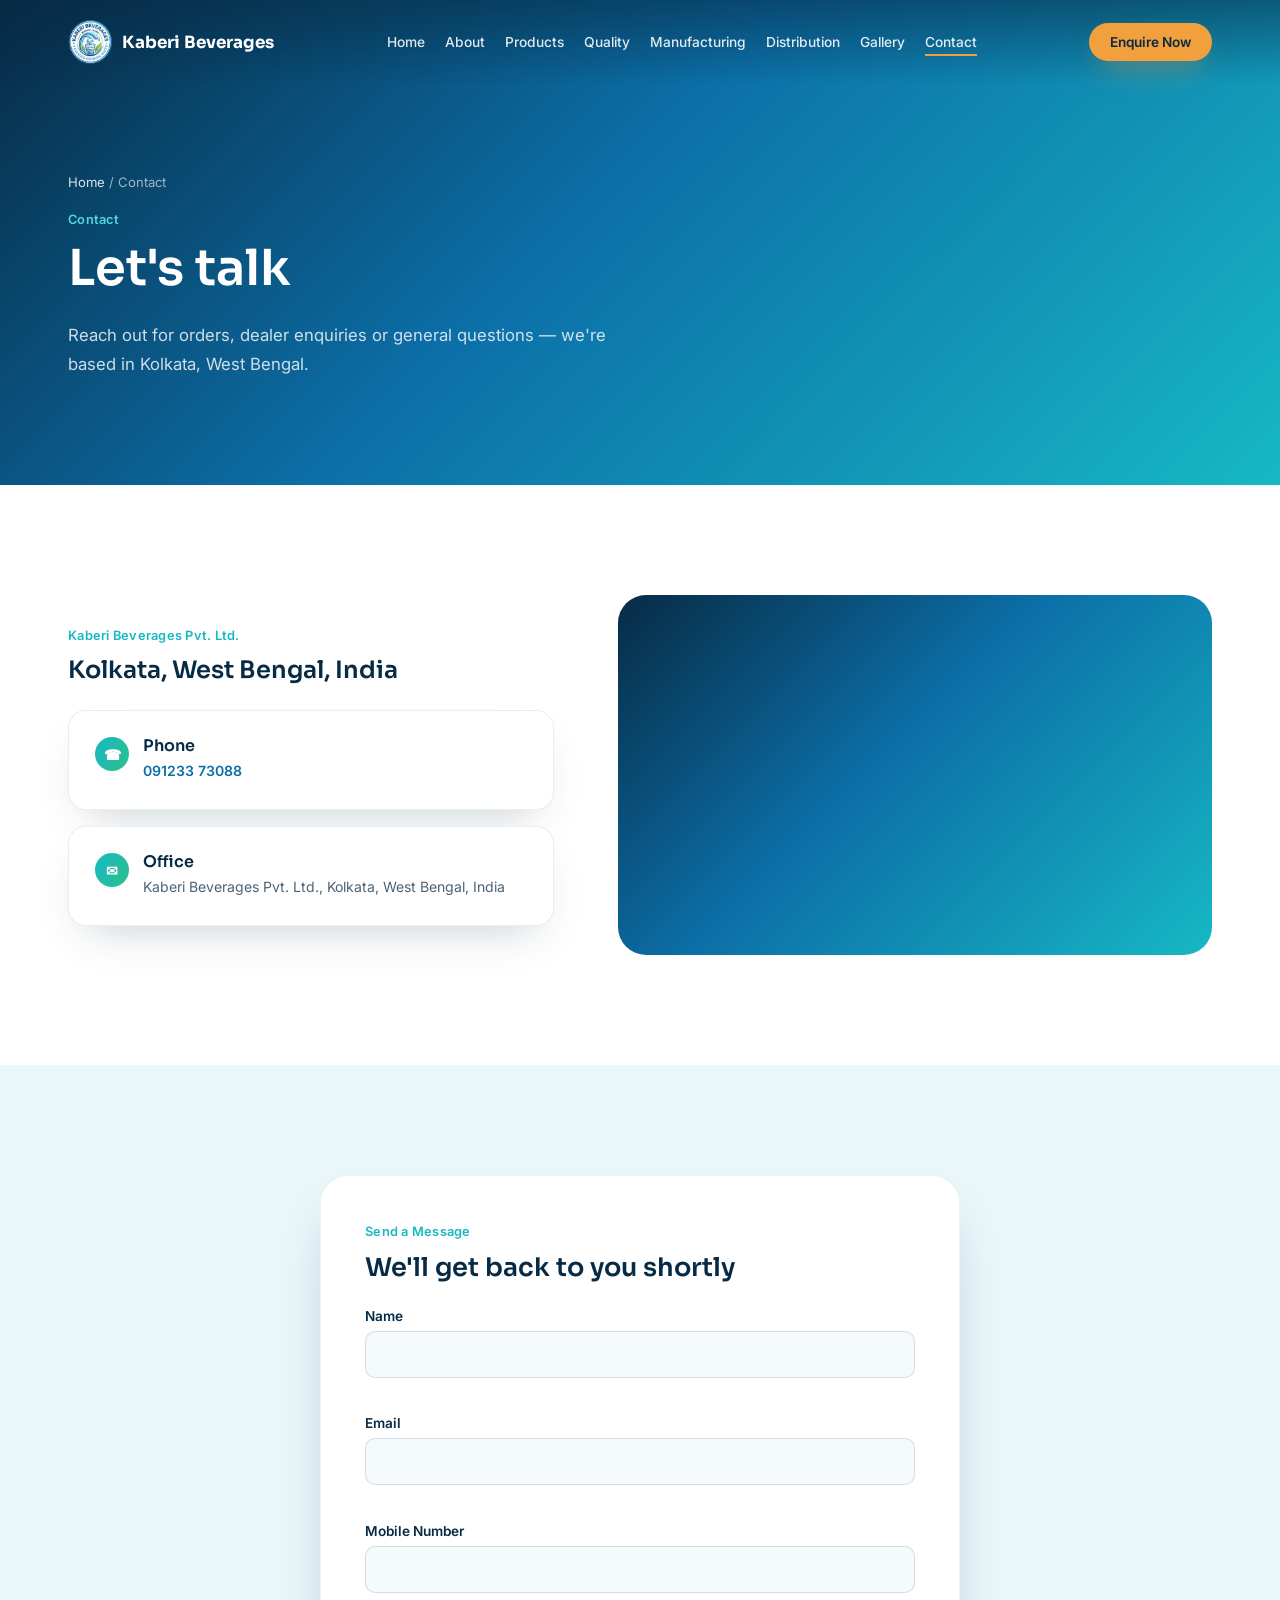
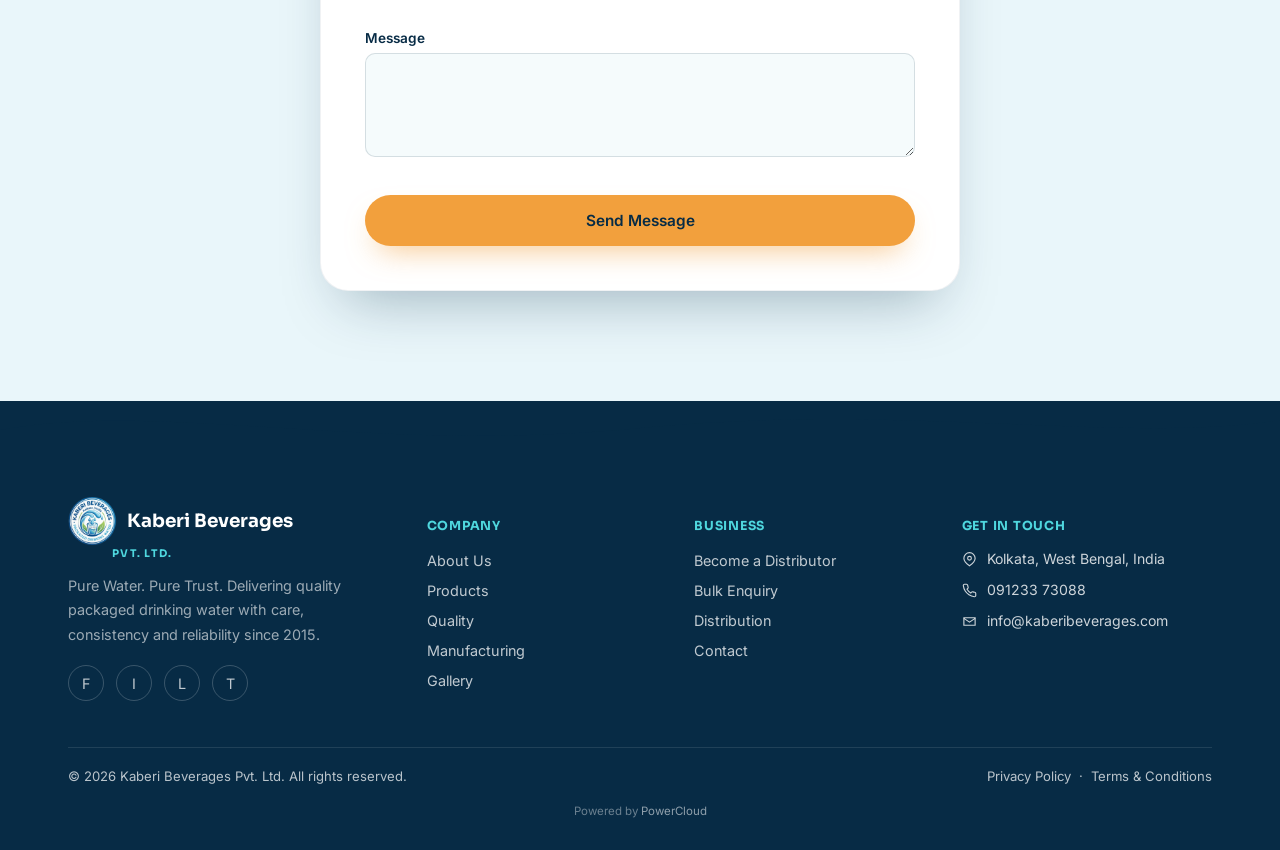
<file: contact.html>
<!DOCTYPE html>
<html lang="en">
<head>
<meta charset="UTF-8">
<meta name="viewport" content="width=device-width, initial-scale=1.0">
<title>Contact Us | Kaberi Beverages Pvt. Ltd.</title>
<meta name="description" content="Get in touch with Kaberi Beverages Pvt. Ltd., Kolkata, West Bengal. Phone: 091233 73088.">
<link rel="preconnect" href="https://fonts.googleapis.com">
<link rel="preconnect" href="https://fonts.gstatic.com" crossorigin>
<link href="https://fonts.googleapis.com/css2?family=Sora:wght@500;600;700&family=Inter:wght@400;500;600&display=swap" rel="stylesheet">
<link rel="stylesheet" href="css/style.css">
</head>
<body data-page="contact.html">

<header id="site-header" class="site-header"></header>

<main>
  <section class="page-hero">
    <div class="container">
      <div class="breadcrumb"><a href="index.html">Home</a> / Contact</div>
      <span class="eyebrow">Contact</span>
      <h1>Let's talk</h1>
      <p>Reach out for orders, dealer enquiries or general questions &mdash; we're based in Kolkata, West Bengal.</p>
    </div>
  </section>

  <section class="section">
    <div class="container about-grid">
      <div class="reveal">
        <span class="eyebrow">Kaberi Beverages Pvt. Ltd.</span>
        <h2>Kolkata, West Bengal, India</h2>
        <div class="why-grid" style="grid-template-columns:1fr; gap:16px; margin-top:26px;">
          <div class="why-card">
            <span class="tick">&#9742;</span>
            <div><h4>Phone</h4><p><a href="tel:09123373088" style="color:var(--blue); font-weight:600;">091233 73088</a></p></div>
          </div>
          <div class="why-card">
            <span class="tick">&#9993;</span>
            <div><h4>Office</h4><p>Kaberi Beverages Pvt. Ltd., Kolkata, West Bengal, India</p></div>
          </div>
        </div>
      </div>
      <div class="reveal reveal-delay-1">
        <div class="map-panel" style="padding:0; overflow:hidden;">
          <iframe title="Kaberi Beverages location — Kolkata" src="https://www.google.com/maps?q=Kolkata,West%20Bengal&output=embed" width="100%" height="360" style="border:0; display:block;" loading="lazy" referrerpolicy="no-referrer-when-downgrade"></iframe>
        </div>
      </div>
    </div>
  </section>

  <section class="section section--sky">
    <div class="container">
      <div class="form-card reveal" style="max-width:640px; margin:0 auto;">
        <div class="section-head" style="margin-bottom:26px;">
          <span class="eyebrow">Send a Message</span>
          <h2 style="font-size:1.6rem;">We'll get back to you shortly</h2>
        </div>
        <form data-kaberi-form novalidate>
          <div class="field"><label for="c-name">Name</label><input id="c-name" name="name" type="text" required><span class="err"></span></div>
          <div class="field"><label for="c-email">Email</label><input id="c-email" name="email" type="email" required><span class="err"></span></div>
          <div class="field"><label for="c-phone">Mobile Number</label><input id="c-phone" name="phone" type="tel" data-type="phone" required><span class="err"></span></div>
          <div class="field"><label for="c-message">Message</label><textarea id="c-message" name="message" rows="4" required></textarea><span class="err"></span></div>
          <button type="submit" class="btn btn-primary btn-block">Send Message</button>
        </form>
        <div class="form-success">
          <div class="check"><svg width="32" height="32" viewBox="0 0 32 32"><path d="M7 17l6 6 12-14"/></svg></div>
          <h3 style="margin-bottom:4px;">Message sent</h3>
          <p style="margin:0;">Thanks for reaching out &mdash; our team will get back to you soon.</p>
        </div>
      </div>
    </div>
  </section>
</main>

<footer id="site-footer" class="site-footer"></footer>

<script src="js/partials.js"></script>
<script src="js/frame-animation.js"></script>
<script src="js/forms.js"></script>
<script src="js/main.js"></script>
</body>
</html>
</file>
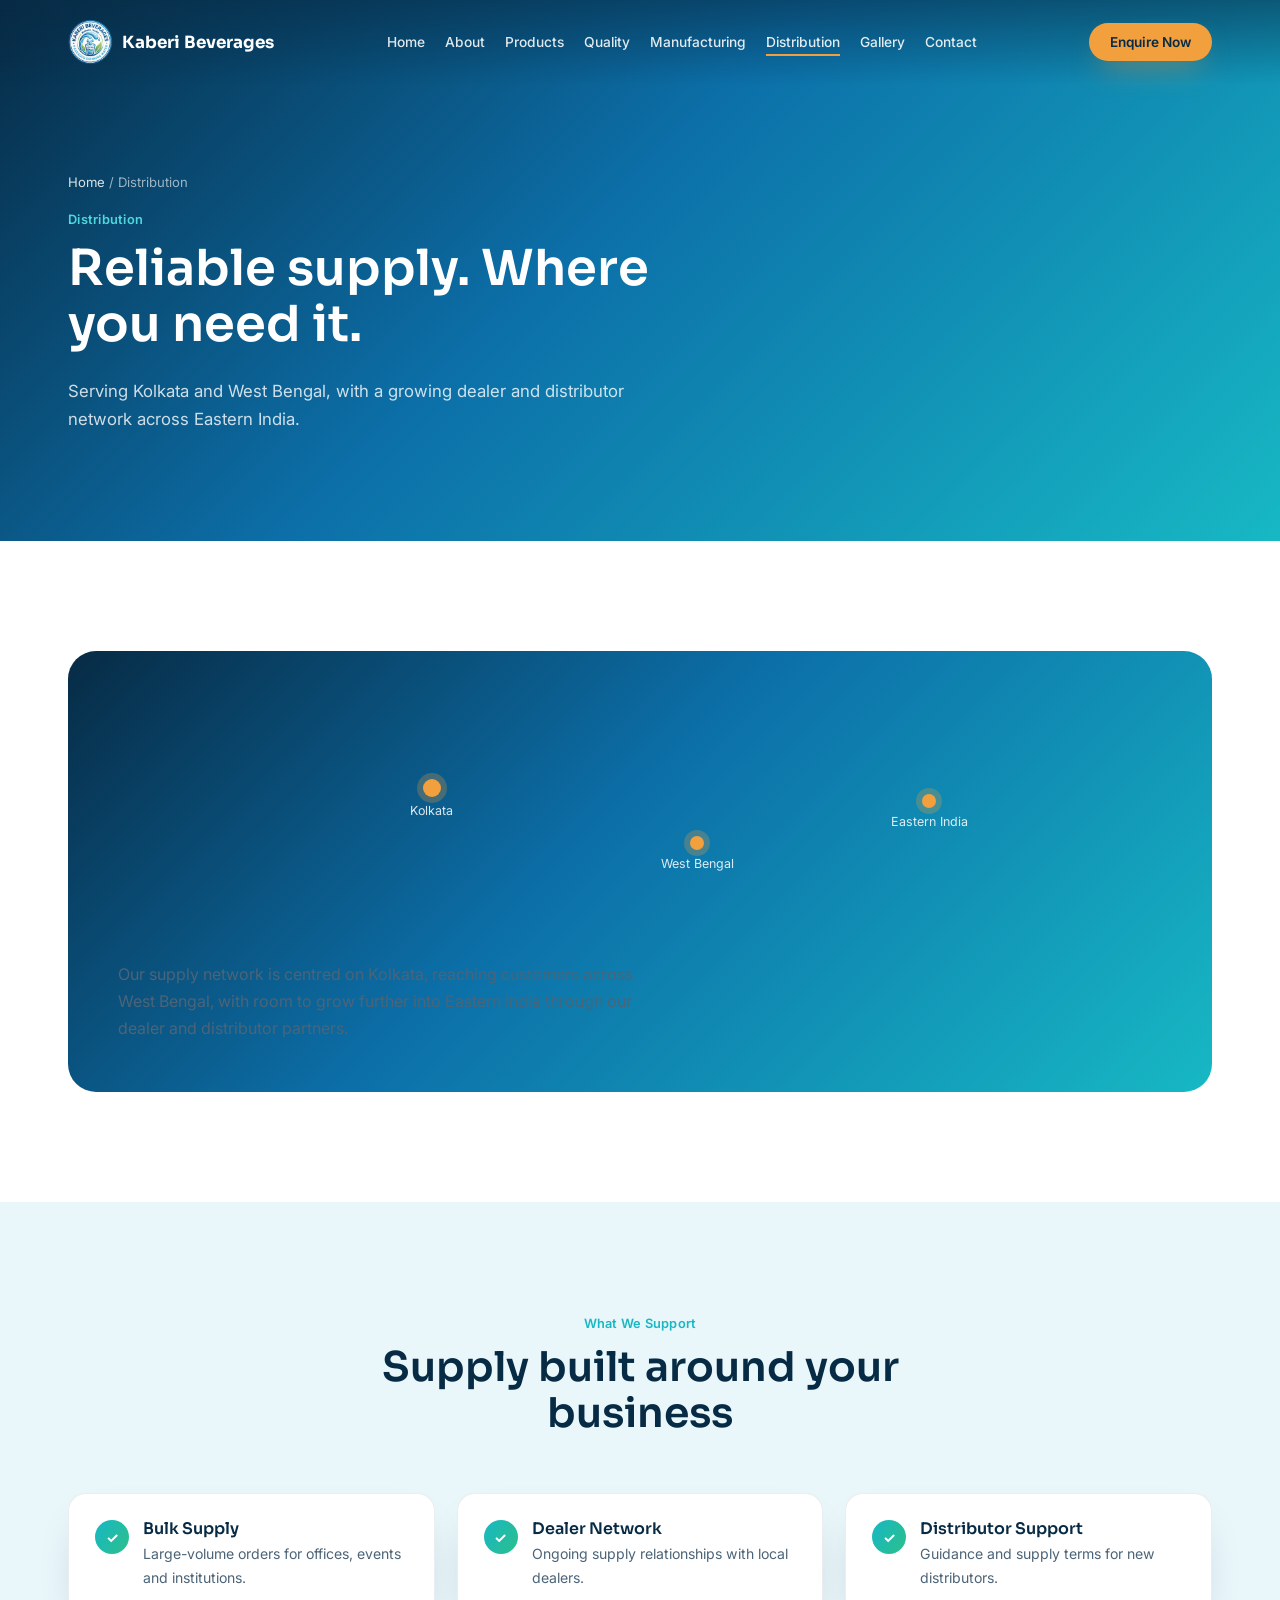
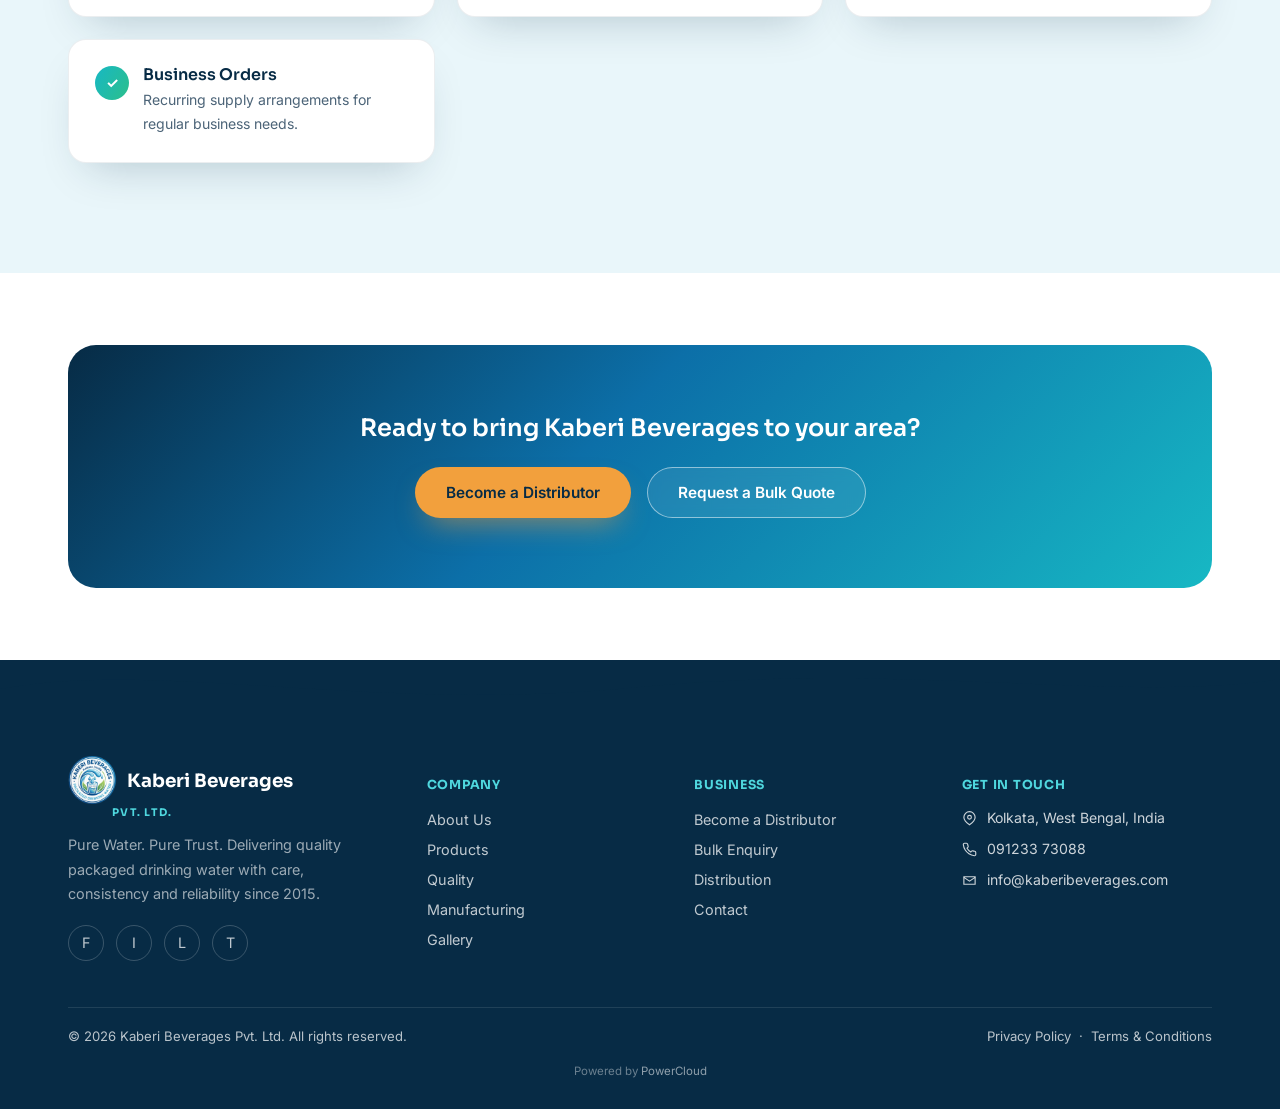
<file: distribution.html>
<!DOCTYPE html>
<html lang="en">
<head>
<meta charset="UTF-8">
<meta name="viewport" content="width=device-width, initial-scale=1.0">
<title>Distribution | Kaberi Beverages Pvt. Ltd.</title>
<meta name="description" content="Kaberi Beverages supplies packaged drinking water across Kolkata and West Bengal, with support for dealers, distributors and bulk business orders.">
<link rel="preconnect" href="https://fonts.googleapis.com">
<link rel="preconnect" href="https://fonts.gstatic.com" crossorigin>
<link href="https://fonts.googleapis.com/css2?family=Sora:wght@500;600;700&family=Inter:wght@400;500;600&display=swap" rel="stylesheet">
<link rel="stylesheet" href="css/style.css">
</head>
<body data-page="distribution.html">

<header id="site-header" class="site-header"></header>

<main>
  <section class="page-hero">
    <div class="container">
      <div class="breadcrumb"><a href="index.html">Home</a> / Distribution</div>
      <span class="eyebrow">Distribution</span>
      <h1>Reliable supply. Where you need it.</h1>
      <p>Serving Kolkata and West Bengal, with a growing dealer and distributor network across Eastern India.</p>
    </div>
  </section>

  <section class="section">
    <div class="container">
      <div class="map-panel reveal">
        <div class="map-pins">
          <div class="pin" style="left:28%; top:30%;"><span class="dot big"></span><span>Kolkata</span></div>
          <div class="pin" style="left:52%; top:52%;"><span class="dot"></span><span>West Bengal</span></div>
          <div class="pin" style="left:74%; top:36%;"><span class="dot"></span><span>Eastern India</span></div>
        </div>
        <p style="max-width:520px; margin:0;">Our supply network is centred on Kolkata, reaching customers across West Bengal, with room to grow further into Eastern India through our dealer and distributor partners.</p>
      </div>
    </div>
  </section>

  <section class="section section--sky">
    <div class="container">
      <div class="section-head center reveal">
        <span class="eyebrow">What We Support</span>
        <h2>Supply built around your business</h2>
      </div>
      <div class="why-grid">
        <div class="why-card reveal"><span class="tick">&#10003;</span><div><h4>Bulk Supply</h4><p>Large-volume orders for offices, events and institutions.</p></div></div>
        <div class="why-card reveal reveal-delay-1"><span class="tick">&#10003;</span><div><h4>Dealer Network</h4><p>Ongoing supply relationships with local dealers.</p></div></div>
        <div class="why-card reveal reveal-delay-2"><span class="tick">&#10003;</span><div><h4>Distributor Support</h4><p>Guidance and supply terms for new distributors.</p></div></div>
        <div class="why-card reveal"><span class="tick">&#10003;</span><div><h4>Business Orders</h4><p>Recurring supply arrangements for regular business needs.</p></div></div>
      </div>
    </div>
  </section>

  <section class="section section--tight">
    <div class="container">
      <div class="cta-banner reveal">
        <h2>Ready to bring Kaberi Beverages to your area?</h2>
        <div class="actions">
          <a href="become-distributor.html" class="btn btn-primary">Become a Distributor</a>
          <a href="enquiry.html" class="btn btn-ghost">Request a Bulk Quote</a>
        </div>
      </div>
    </div>
  </section>
</main>

<footer id="site-footer" class="site-footer"></footer>

<script src="js/partials.js"></script>
<script src="js/frame-animation.js"></script>
<script src="js/forms.js"></script>
<script src="js/main.js"></script>
</body>
</html>
</file>
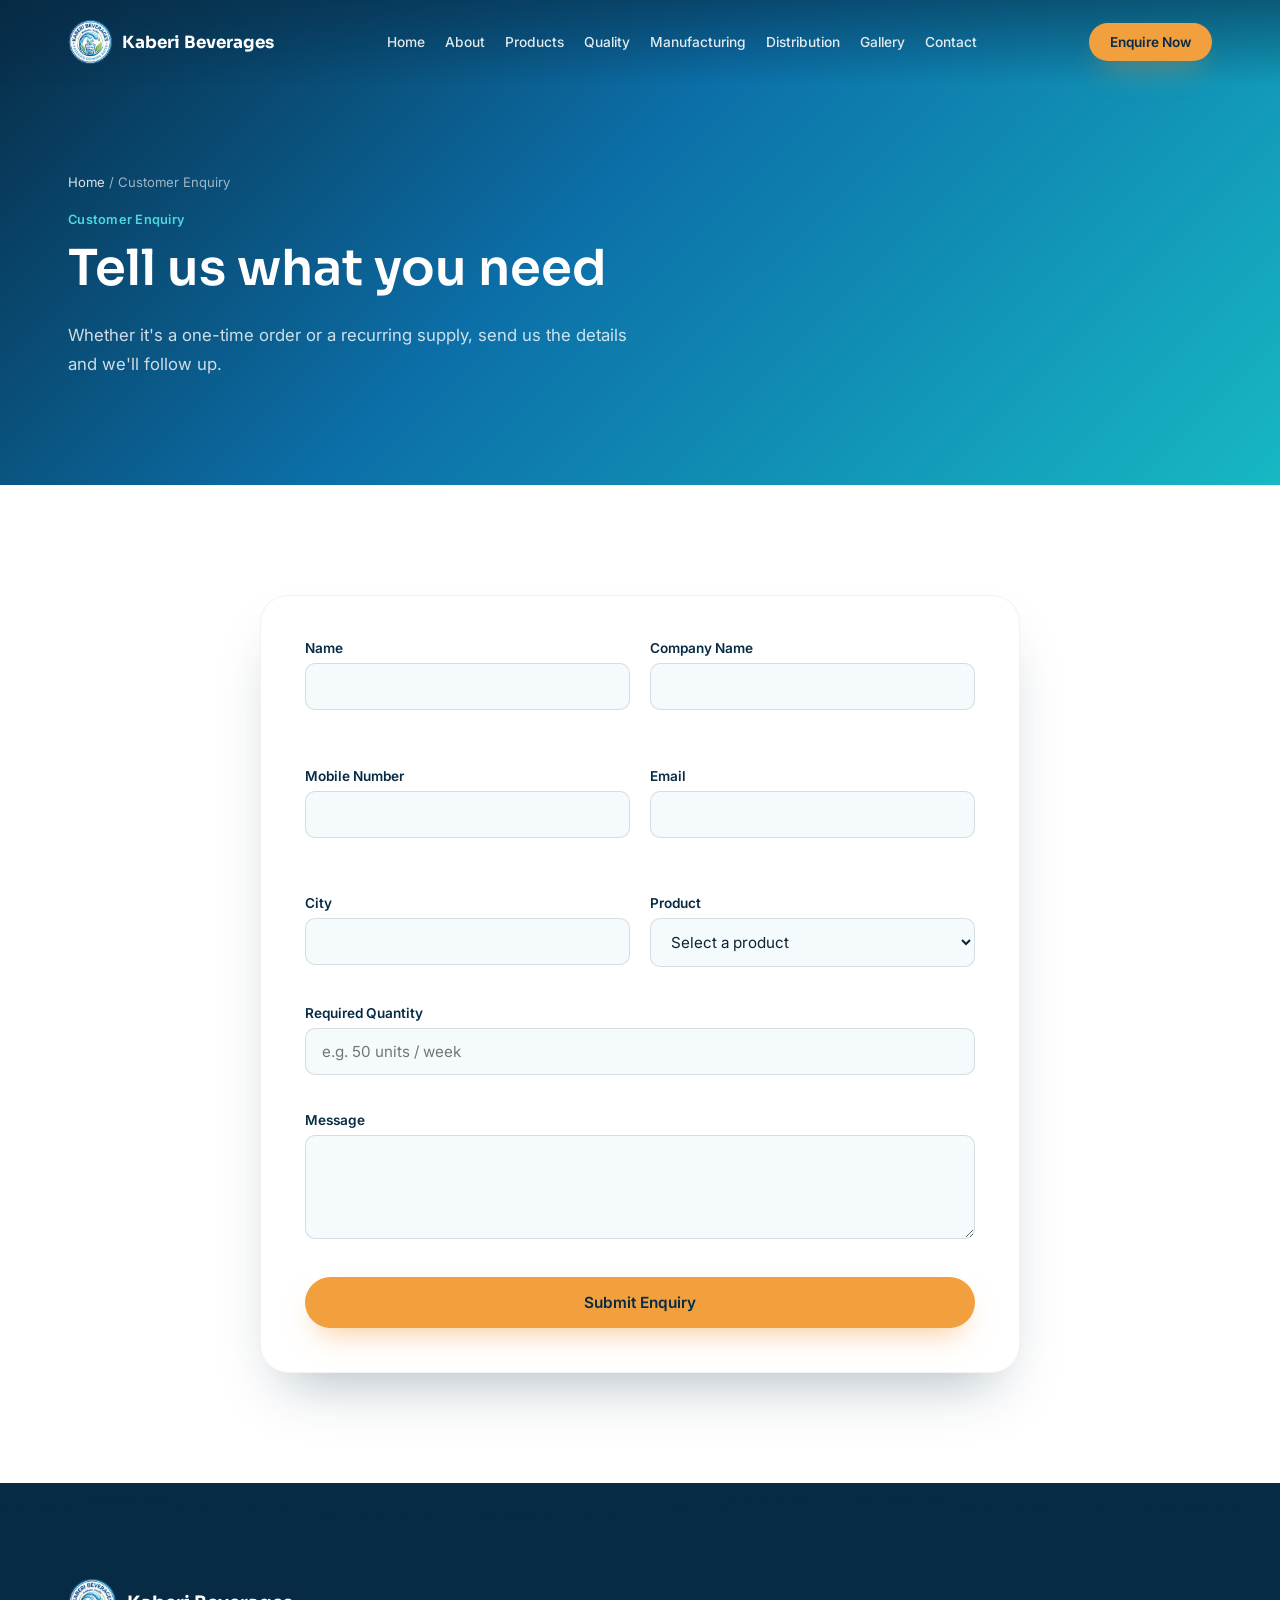
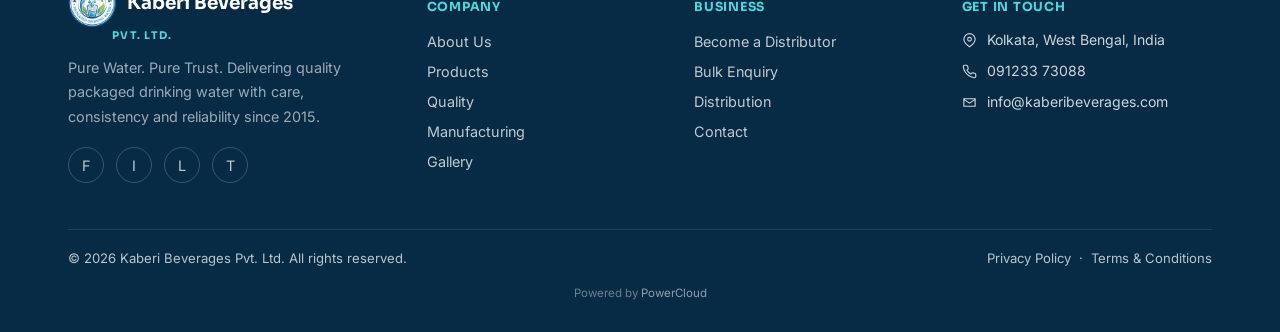
<file: enquiry.html>
<!DOCTYPE html>
<html lang="en">
<head>
<meta charset="UTF-8">
<meta name="viewport" content="width=device-width, initial-scale=1.0">
<title>Customer Enquiry | Kaberi Beverages Pvt. Ltd.</title>
<meta name="description" content="Submit a product or bulk order enquiry to Kaberi Beverages Pvt. Ltd., Kolkata.">
<link rel="preconnect" href="https://fonts.googleapis.com">
<link rel="preconnect" href="https://fonts.gstatic.com" crossorigin>
<link href="https://fonts.googleapis.com/css2?family=Sora:wght@500;600;700&family=Inter:wght@400;500;600&display=swap" rel="stylesheet">
<link rel="stylesheet" href="css/style.css">
</head>
<body data-page="enquiry.html">

<header id="site-header" class="site-header"></header>

<main>
  <section class="page-hero">
    <div class="container">
      <div class="breadcrumb"><a href="index.html">Home</a> / Customer Enquiry</div>
      <span class="eyebrow">Customer Enquiry</span>
      <h1>Tell us what you need</h1>
      <p>Whether it's a one-time order or a recurring supply, send us the details and we'll follow up.</p>
    </div>
  </section>

  <section class="section">
    <div class="container">
      <div class="form-card reveal" style="max-width:760px; margin:0 auto;">
        <form data-kaberi-form novalidate>
          <div class="form-grid">
            <div class="field"><label for="e-name">Name</label><input id="e-name" type="text" required><span class="err"></span></div>
            <div class="field"><label for="e-company">Company Name</label><input id="e-company" type="text"><span class="err"></span></div>
            <div class="field"><label for="e-phone">Mobile Number</label><input id="e-phone" type="tel" data-type="phone" required><span class="err"></span></div>
            <div class="field"><label for="e-email">Email</label><input id="e-email" type="email" required><span class="err"></span></div>
            <div class="field"><label for="e-city">City</label><input id="e-city" type="text" required><span class="err"></span></div>
            <div class="field">
              <label for="e-product">Product</label>
              <select id="e-product" required>
                <option value="">Select a product</option>
                <option>250 ML</option>
                <option>500 ML</option>
                <option>1 Litre</option>
                <option>2 Litre</option>
                <option>5 Litre</option>
                <option>20 Litre Jar</option>
              </select>
              <span class="err"></span>
            </div>
          </div>
          <div class="field"><label for="e-qty">Required Quantity</label><input id="e-qty" type="text" placeholder="e.g. 50 units / week" required><span class="err"></span></div>
          <div class="field full"><label for="e-message">Message</label><textarea id="e-message" rows="4"></textarea><span class="err"></span></div>
          <button type="submit" class="btn btn-primary btn-block">Submit Enquiry</button>
        </form>
        <div class="form-success">
          <div class="check"><svg width="32" height="32" viewBox="0 0 32 32"><path d="M7 17l6 6 12-14"/></svg></div>
          <h3 style="margin-bottom:4px;">Enquiry submitted</h3>
          <p style="margin:0;">Thanks &mdash; we've received your enquiry and will be in touch shortly.</p>
        </div>
      </div>
    </div>
  </section>
</main>

<footer id="site-footer" class="site-footer"></footer>

<script src="js/partials.js"></script>
<script src="js/frame-animation.js"></script>
<script src="js/forms.js"></script>
<script src="js/main.js"></script>
</body>
</html>
</file>
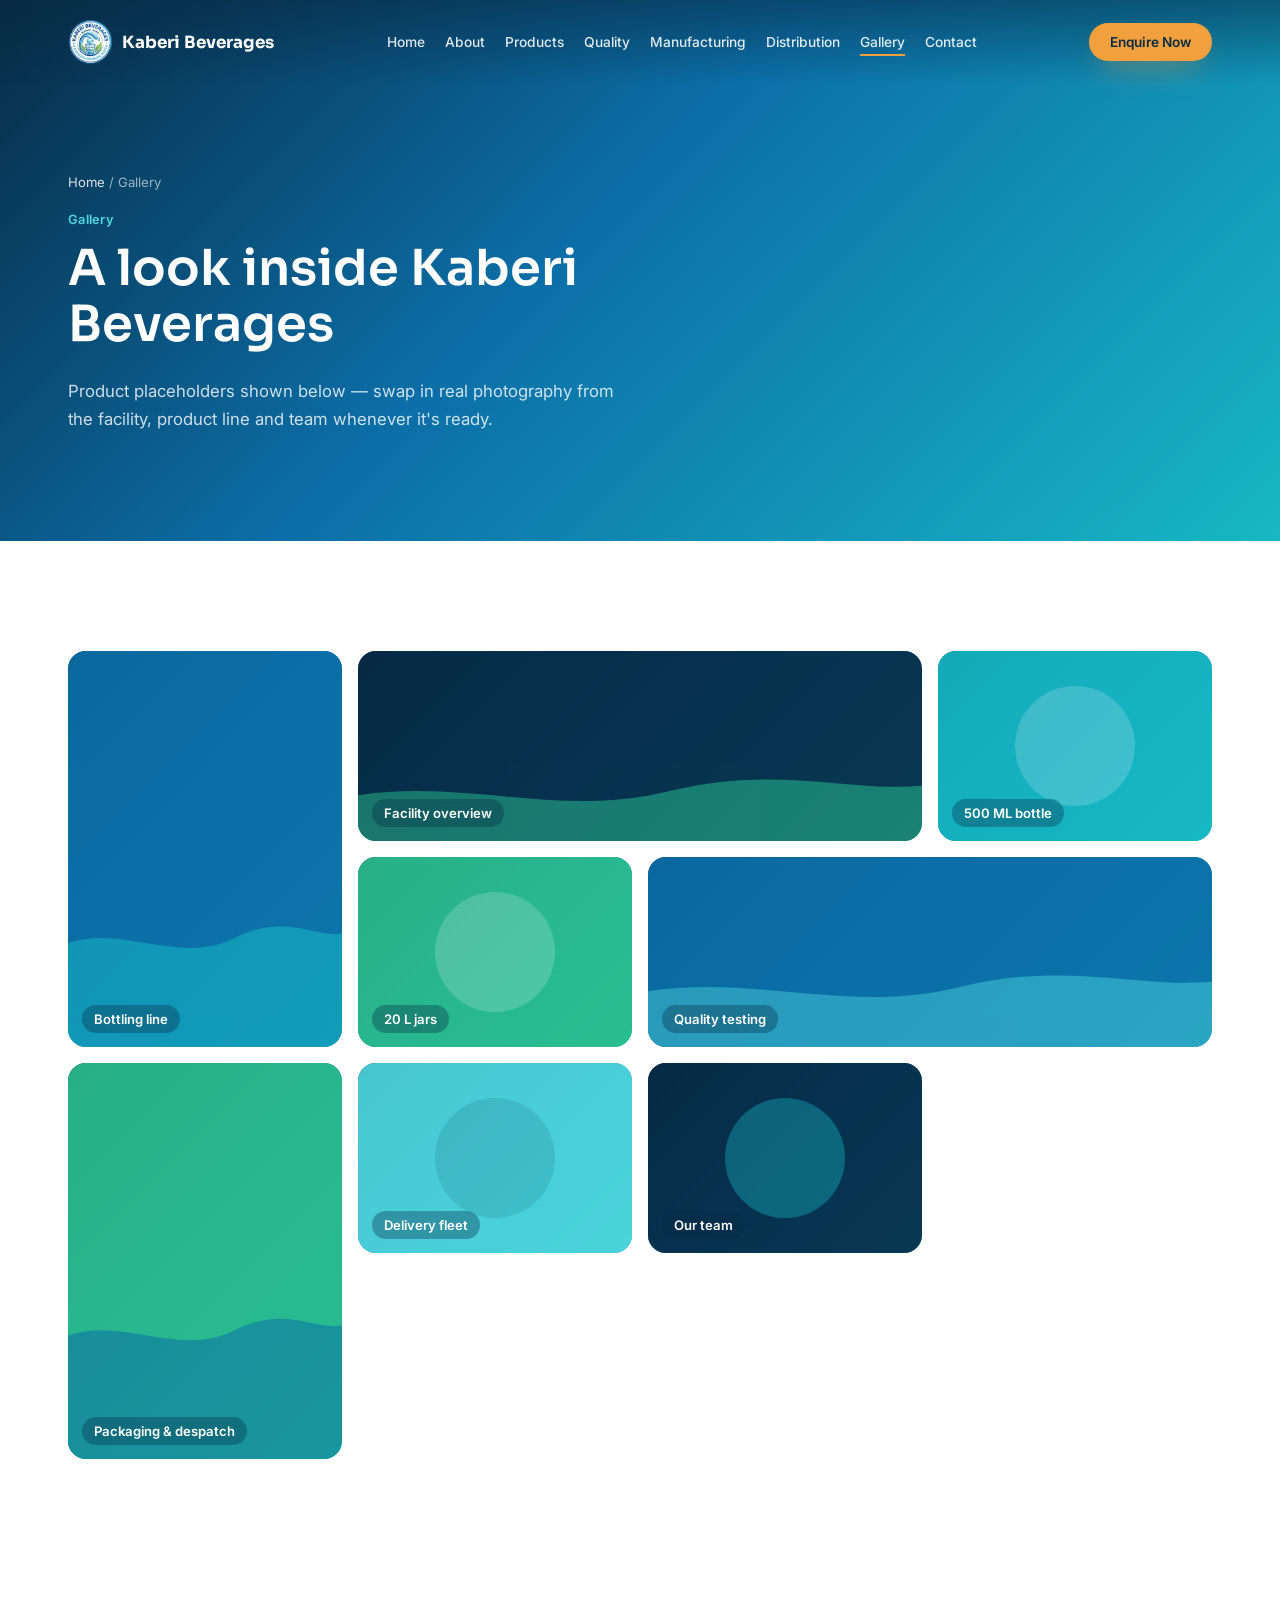
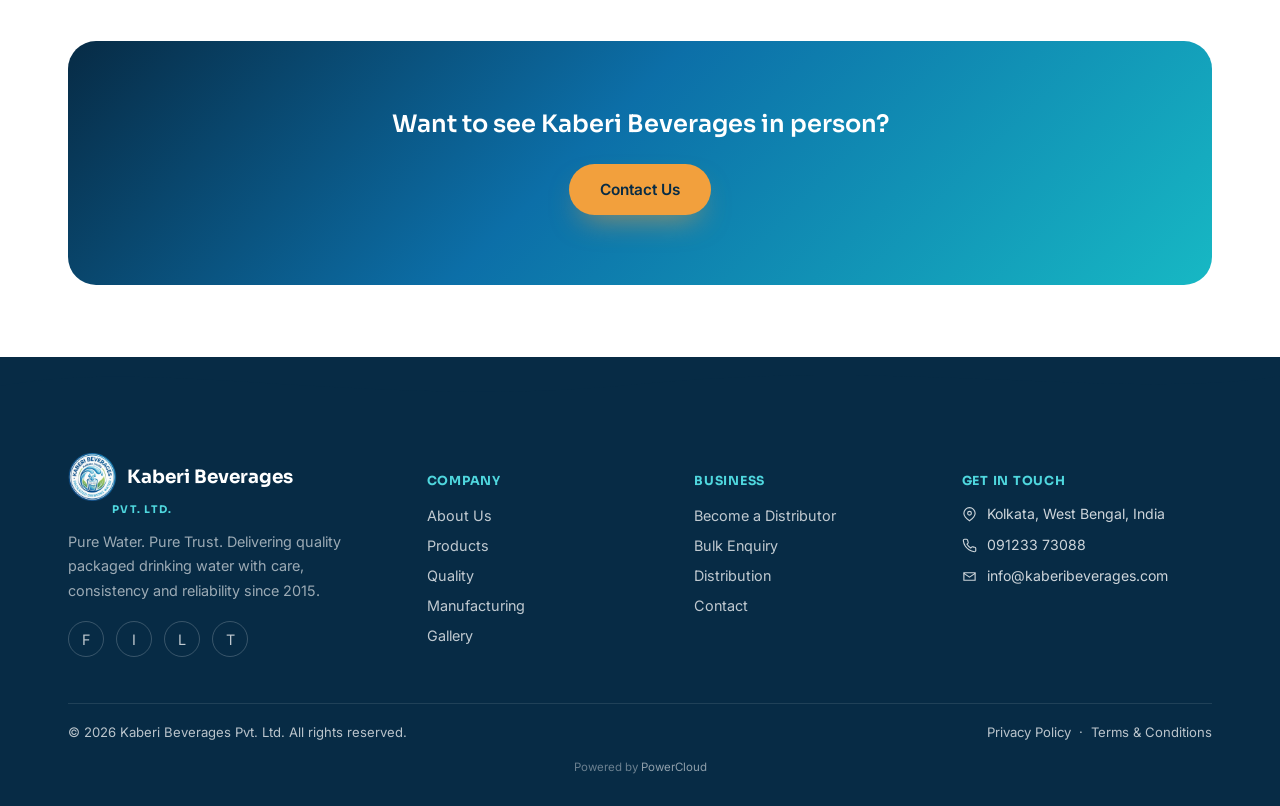
<file: gallery.html>
<!DOCTYPE html>
<html lang="en">
<head>
<meta charset="UTF-8">
<meta name="viewport" content="width=device-width, initial-scale=1.0">
<title>Gallery | Kaberi Beverages Pvt. Ltd.</title>
<meta name="description" content="A visual look at Kaberi Beverages — products, facility and process.">
<link rel="preconnect" href="https://fonts.googleapis.com">
<link rel="preconnect" href="https://fonts.gstatic.com" crossorigin>
<link href="https://fonts.googleapis.com/css2?family=Sora:wght@500;600;700&family=Inter:wght@400;500;600&display=swap" rel="stylesheet">
<link rel="stylesheet" href="css/style.css">
</head>
<body data-page="gallery.html">

<header id="site-header" class="site-header"></header>

<main>
  <section class="page-hero">
    <div class="container">
      <div class="breadcrumb"><a href="index.html">Home</a> / Gallery</div>
      <span class="eyebrow">Gallery</span>
      <h1>A look inside Kaberi Beverages</h1>
      <p>Product placeholders shown below — swap in real photography from the facility, product line and team whenever it's ready.</p>
    </div>
  </section>

  <section class="section">
    <div class="container">
      <div class="gallery-grid">
        <div class="gallery-item tall reveal">
          <svg viewBox="0 0 300 400" preserveAspectRatio="xMidYMid slice"><rect width="300" height="400" fill="#0C6FA8"/><path d="M0 300 C60 270 120 320 180 290 C240 260 270 300 300 280 L300 400 L0 400 Z" fill="#17B8C4" opacity="0.6"/></svg>
          <span class="tag">Bottling line</span>
        </div>
        <div class="gallery-item wide reveal reveal-delay-1">
          <svg viewBox="0 0 620 190" preserveAspectRatio="xMidYMid slice"><rect width="620" height="190" fill="#072B45"/><path d="M0 150 C120 120 220 170 340 140 C460 110 540 150 620 130 L620 190 L0 190 Z" fill="#2CBF8B" opacity="0.55"/></svg>
          <span class="tag">Facility overview</span>
        </div>
        <div class="gallery-item reveal reveal-delay-2">
          <svg viewBox="0 0 300 190" preserveAspectRatio="xMidYMid slice"><rect width="300" height="190" fill="#17B8C4"/><circle cx="150" cy="95" r="60" fill="#ffffff" opacity="0.2"/></svg>
          <span class="tag">500 ML bottle</span>
        </div>
        <div class="gallery-item reveal">
          <svg viewBox="0 0 300 190" preserveAspectRatio="xMidYMid slice"><rect width="300" height="190" fill="#2CBF8B"/><circle cx="150" cy="95" r="60" fill="#ffffff" opacity="0.2"/></svg>
          <span class="tag">20 L jars</span>
        </div>
        <div class="gallery-item wide reveal reveal-delay-1">
          <svg viewBox="0 0 620 190" preserveAspectRatio="xMidYMid slice"><rect width="620" height="190" fill="#0C6FA8"/><path d="M0 140 C120 110 220 160 340 130 C460 100 540 140 620 120 L620 190 L0 190 Z" fill="#4FD7DE" opacity="0.5"/></svg>
          <span class="tag">Quality testing</span>
        </div>
        <div class="gallery-item tall reveal reveal-delay-2">
          <svg viewBox="0 0 300 400" preserveAspectRatio="xMidYMid slice"><rect width="300" height="400" fill="#2CBF8B"/><path d="M0 280 C60 250 120 300 180 270 C240 240 270 280 300 260 L300 400 L0 400 Z" fill="#0C6FA8" opacity="0.55"/></svg>
          <span class="tag">Packaging &amp; despatch</span>
        </div>
        <div class="gallery-item reveal"><svg viewBox="0 0 300 190" preserveAspectRatio="xMidYMid slice"><rect width="300" height="190" fill="#4FD7DE"/><circle cx="150" cy="95" r="60" fill="#072B45" opacity="0.12"/></svg><span class="tag">Delivery fleet</span></div>
        <div class="gallery-item reveal reveal-delay-1"><svg viewBox="0 0 300 190" preserveAspectRatio="xMidYMid slice"><rect width="300" height="190" fill="#072B45"/><circle cx="150" cy="95" r="60" fill="#17B8C4" opacity="0.4"/></svg><span class="tag">Our team</span></div>
      </div>
    </div>
  </section>

  <section class="section section--tight">
    <div class="container">
      <div class="cta-banner reveal">
        <h2>Want to see Kaberi Beverages in person?</h2>
        <div class="actions">
          <a href="contact.html" class="btn btn-primary">Contact Us</a>
        </div>
      </div>
    </div>
  </section>
</main>

<footer id="site-footer" class="site-footer"></footer>

<script src="js/partials.js"></script>
<script src="js/frame-animation.js"></script>
<script src="js/forms.js"></script>
<script src="js/main.js"></script>
</body>
</html>
</file>
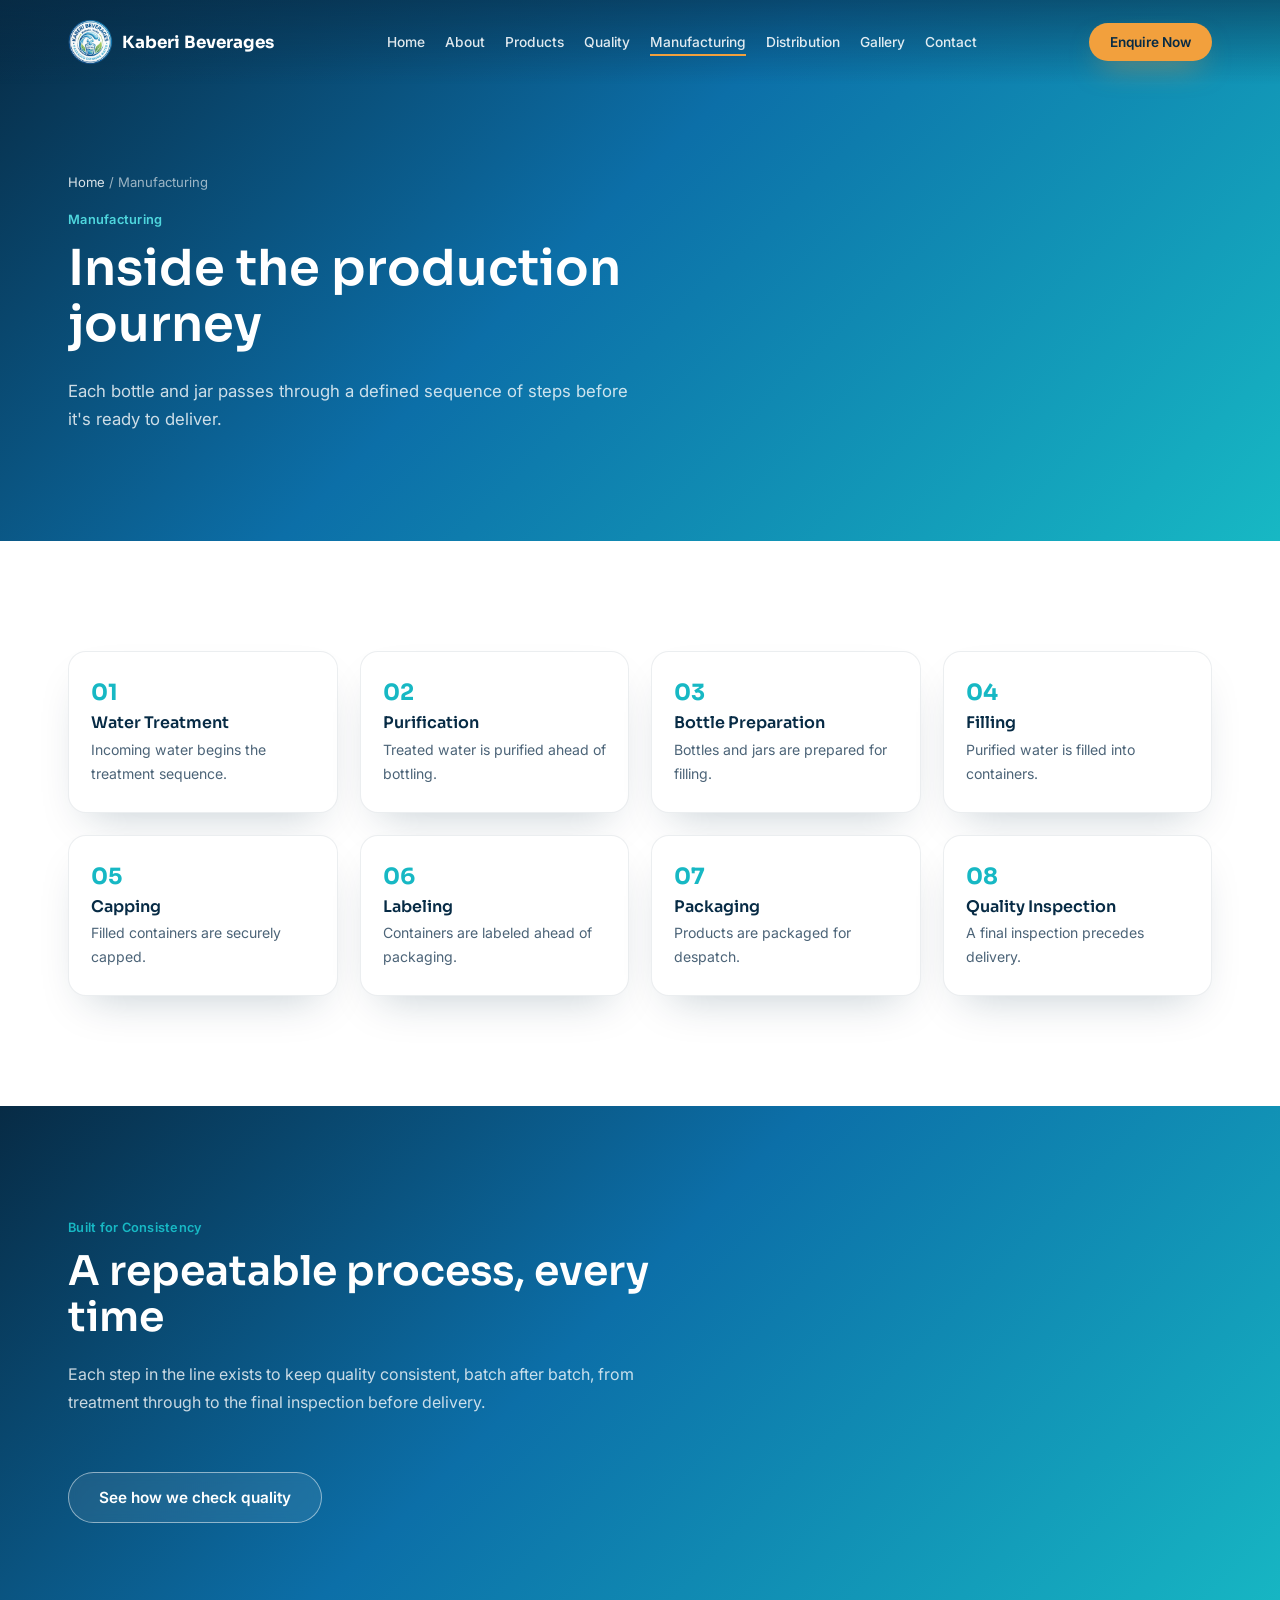
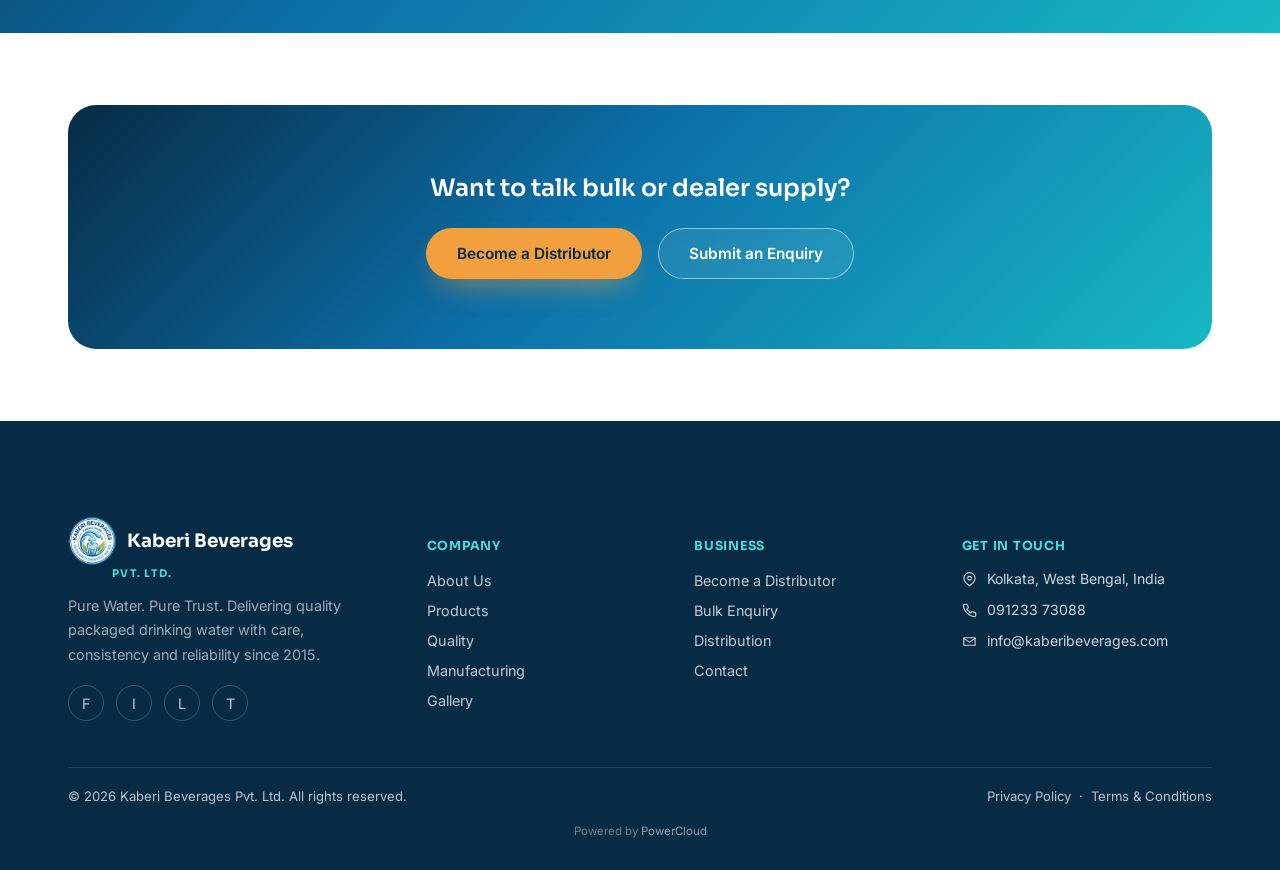
<file: manufacturing.html>
<!DOCTYPE html>
<html lang="en">
<head>
<meta charset="UTF-8">
<meta name="viewport" content="width=device-width, initial-scale=1.0">
<title>Manufacturing | Kaberi Beverages Pvt. Ltd.</title>
<meta name="description" content="Inside the Kaberi Beverages manufacturing process — from water treatment through filling, capping, labeling and inspection.">
<link rel="preconnect" href="https://fonts.googleapis.com">
<link rel="preconnect" href="https://fonts.gstatic.com" crossorigin>
<link href="https://fonts.googleapis.com/css2?family=Sora:wght@500;600;700&family=Inter:wght@400;500;600&display=swap" rel="stylesheet">
<link rel="stylesheet" href="css/style.css">
</head>
<body data-page="manufacturing.html">

<header id="site-header" class="site-header"></header>

<main>
  <section class="page-hero">
    <div class="container">
      <div class="breadcrumb"><a href="index.html">Home</a> / Manufacturing</div>
      <span class="eyebrow">Manufacturing</span>
      <h1>Inside the production journey</h1>
      <p>Each bottle and jar passes through a defined sequence of steps before it's ready to deliver.</p>
    </div>
  </section>

  <section class="section">
    <div class="container">
      <div class="step-grid">
        <div class="step-card"><span class="idx">01</span><h4>Water Treatment</h4><p>Incoming water begins the treatment sequence.</p></div>
        <div class="step-card"><span class="idx">02</span><h4>Purification</h4><p>Treated water is purified ahead of bottling.</p></div>
        <div class="step-card"><span class="idx">03</span><h4>Bottle Preparation</h4><p>Bottles and jars are prepared for filling.</p></div>
        <div class="step-card"><span class="idx">04</span><h4>Filling</h4><p>Purified water is filled into containers.</p></div>
        <div class="step-card"><span class="idx">05</span><h4>Capping</h4><p>Filled containers are securely capped.</p></div>
        <div class="step-card"><span class="idx">06</span><h4>Labeling</h4><p>Containers are labeled ahead of packaging.</p></div>
        <div class="step-card"><span class="idx">07</span><h4>Packaging</h4><p>Products are packaged for despatch.</p></div>
        <div class="step-card"><span class="idx">08</span><h4>Quality Inspection</h4><p>A final inspection precedes delivery.</p></div>
      </div>
    </div>
  </section>

  <section class="section section--navy">
    <div class="container">
      <div class="section-head reveal">
        <span class="eyebrow">Built for Consistency</span>
        <h2>A repeatable process, every time</h2>
        <p>Each step in the line exists to keep quality consistent, batch after batch, from treatment through to the final inspection before delivery.</p>
      </div>
      <a href="quality.html" class="btn btn-ghost">See how we check quality</a>
    </div>
  </section>

  <section class="section section--tight">
    <div class="container">
      <div class="cta-banner reveal">
        <h2>Want to talk bulk or dealer supply?</h2>
        <div class="actions">
          <a href="become-distributor.html" class="btn btn-primary">Become a Distributor</a>
          <a href="enquiry.html" class="btn btn-ghost">Submit an Enquiry</a>
        </div>
      </div>
    </div>
  </section>
</main>

<footer id="site-footer" class="site-footer"></footer>

<script src="js/partials.js"></script>
<script src="js/frame-animation.js"></script>
<script src="js/forms.js"></script>
<script src="js/main.js"></script>
</body>
</html>
</file>
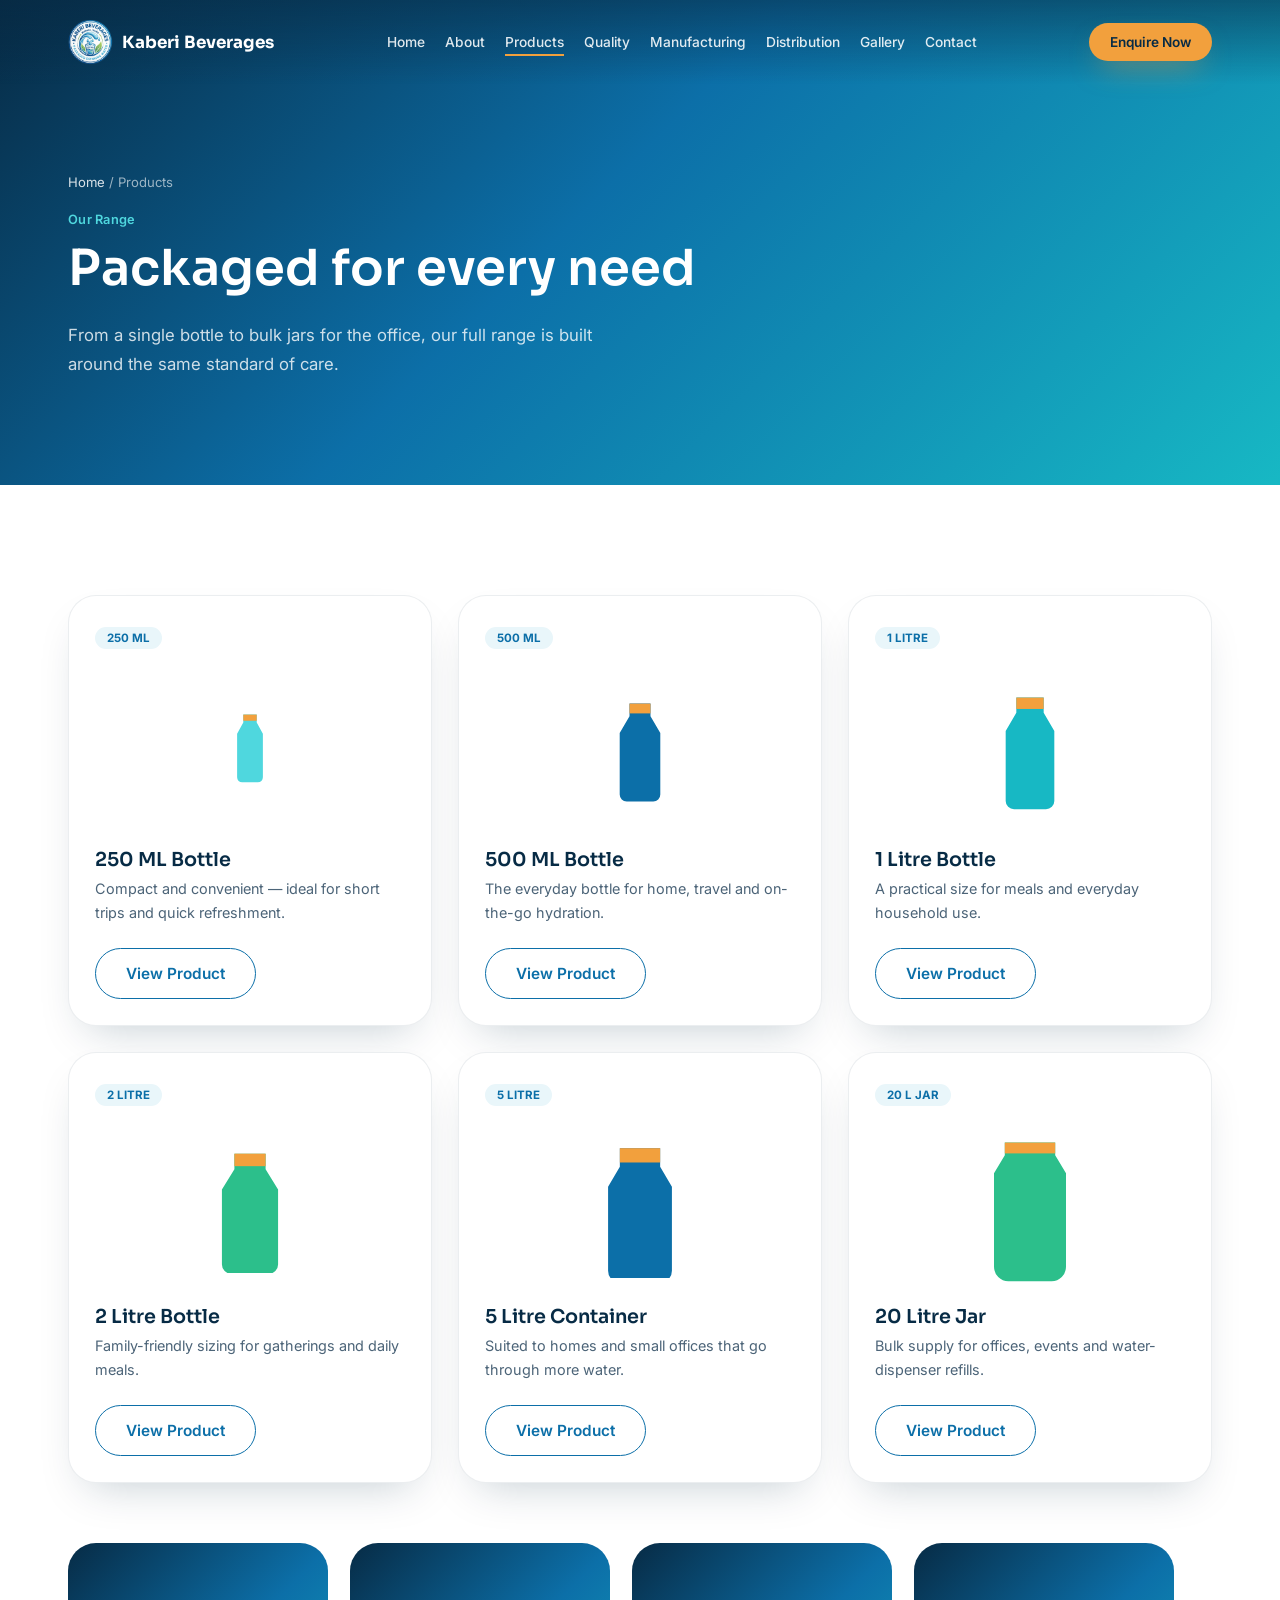
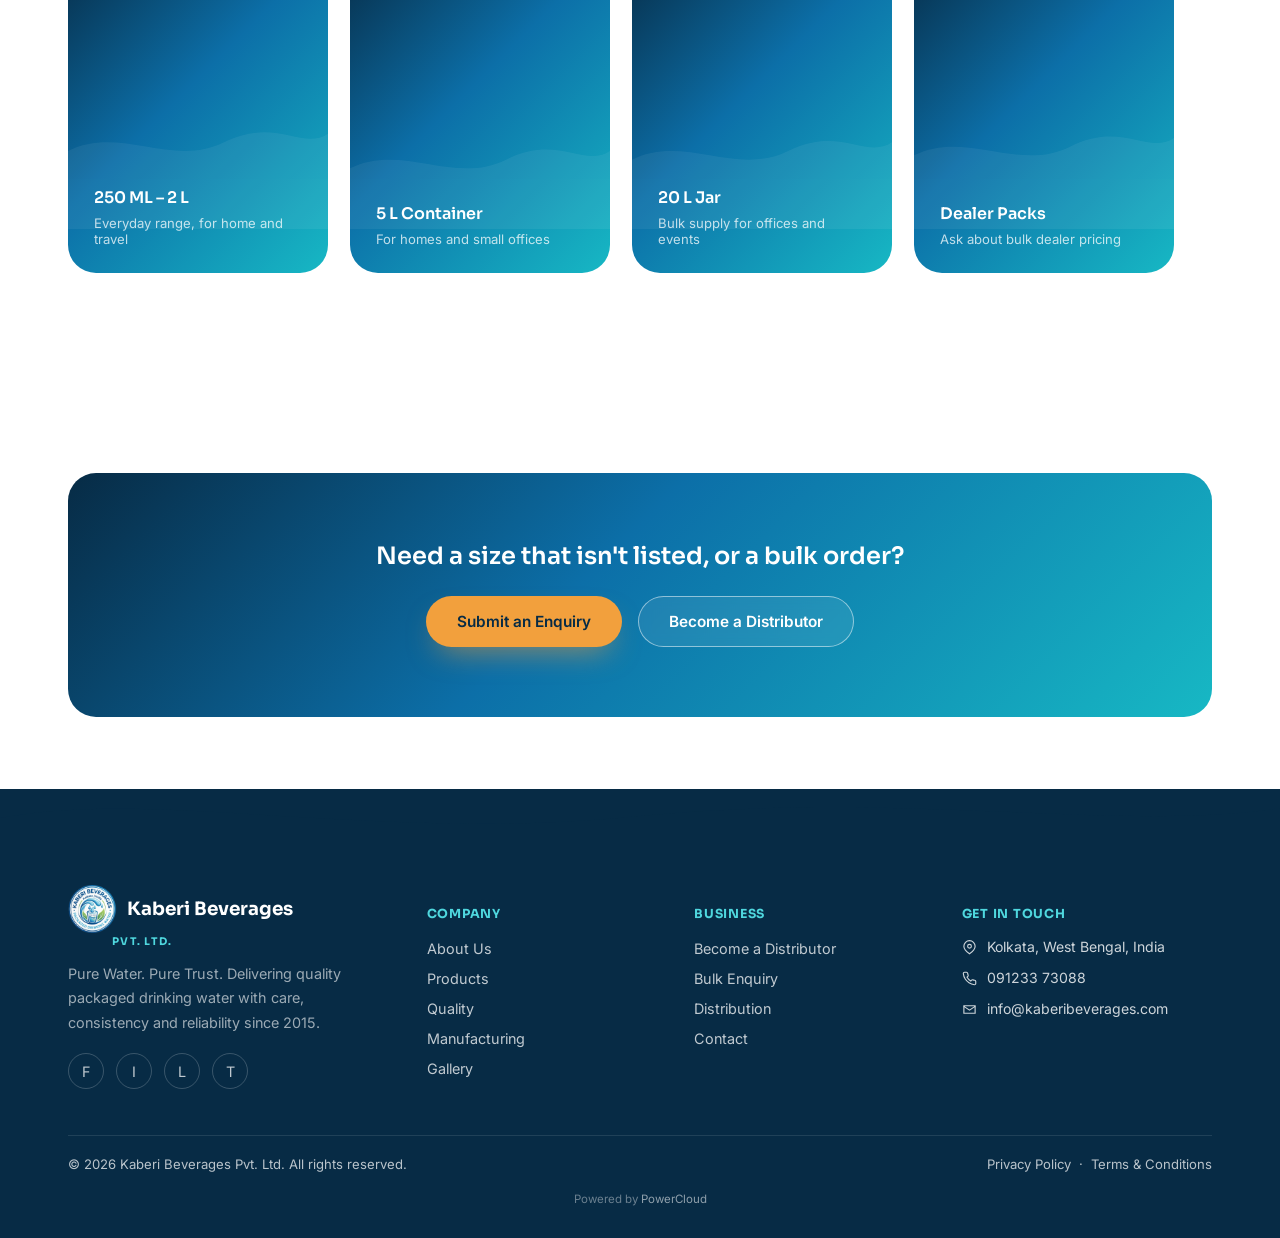
<file: products.html>
<!DOCTYPE html>
<html lang="en">
<head>
<meta charset="UTF-8">
<meta name="viewport" content="width=device-width, initial-scale=1.0">
<title>Products | Kaberi Beverages Pvt. Ltd.</title>
<meta name="description" content="Explore Kaberi Beverages' packaged drinking water range — 250 ML, 500 ML, 1 L, 2 L, 5 L and 20 L jars.">
<link rel="preconnect" href="https://fonts.googleapis.com">
<link rel="preconnect" href="https://fonts.gstatic.com" crossorigin>
<link href="https://fonts.googleapis.com/css2?family=Sora:wght@500;600;700&family=Inter:wght@400;500;600&display=swap" rel="stylesheet">
<link rel="stylesheet" href="css/style.css">
</head>
<body data-page="products.html">

<header id="site-header" class="site-header"></header>

<main>
  <section class="page-hero">
    <div class="container">
      <div class="breadcrumb"><a href="index.html">Home</a> / Products</div>
      <span class="eyebrow">Our Range</span>
      <h1>Packaged for every need</h1>
      <p>From a single bottle to bulk jars for the office, our full range is built around the same standard of care.</p>
    </div>
  </section>

  <section class="section">
    <div class="container">
      <div class="product-grid">

        <div class="product-card reveal">
          <span class="cap">250 ML</span>
          <div class="bottle-wrap"><svg viewBox="0 0 100 160" width="56"><path d="M38 10h24v14l11 20v78a9 9 0 0 1-9 9H36a9 9 0 0 1-9-9V44l11-20Z" fill="#4FD7DE"/><rect x="38" y="10" width="24" height="11" fill="#F2A03D"/></svg></div>
          <h3>250 ML Bottle</h3>
          <p>Compact and convenient &mdash; ideal for short trips and quick refreshment.</p>
          <a href="enquiry.html" class="btn btn-outline">View Product</a>
        </div>

        <div class="product-card reveal reveal-delay-1">
          <span class="cap">500 ML</span>
          <div class="bottle-wrap"><svg viewBox="0 0 100 160" width="70"><path d="M35 8h30v18l14 24v88a10 10 0 0 1-10 10H31a10 10 0 0 1-10-10V50l14-24Z" fill="#0C6FA8"/><rect x="35" y="8" width="30" height="14" fill="#F2A03D"/></svg></div>
          <h3>500 ML Bottle</h3>
          <p>The everyday bottle for home, travel and on-the-go hydration.</p>
          <a href="enquiry.html" class="btn btn-outline">View Product</a>
        </div>

        <div class="product-card reveal reveal-delay-2">
          <span class="cap">1 LITRE</span>
          <div class="bottle-wrap"><svg viewBox="0 0 100 160" width="76"><path d="M32 6h36v20l14 24v92a11 11 0 0 1-11 11H29a11 11 0 0 1-11-11V50l14-24Z" fill="#17B8C4"/><rect x="32" y="6" width="36" height="15" fill="#F2A03D"/></svg></div>
          <h3>1 Litre Bottle</h3>
          <p>A practical size for meals and everyday household use.</p>
          <a href="enquiry.html" class="btn btn-outline">View Product</a>
        </div>

        <div class="product-card reveal">
          <span class="cap">2 LITRE</span>
          <div class="bottle-wrap"><svg viewBox="0 0 100 160" width="78"><path d="M30 6h40v20l16 26v96a12 12 0 0 1-12 12H26a12 12 0 0 1-12-12V52l16-26Z" fill="#2CBF8B"/><rect x="30" y="6" width="40" height="16" fill="#F2A03D"/></svg></div>
          <h3>2 Litre Bottle</h3>
          <p>Family-friendly sizing for gatherings and daily meals.</p>
          <a href="enquiry.html" class="btn btn-outline">View Product</a>
        </div>

        <div class="product-card reveal reveal-delay-1">
          <span class="cap">5 LITRE</span>
          <div class="bottle-wrap"><svg viewBox="0 0 100 160" width="84"><path d="M26 5h48v22l14 24v100a14 14 0 0 1-14 14H26a14 14 0 0 1-14-14V51l14-24Z" fill="#0C6FA8"/><rect x="26" y="5" width="48" height="17" fill="#F2A03D"/></svg></div>
          <h3>5 Litre Container</h3>
          <p>Suited to homes and small offices that go through more water.</p>
          <a href="enquiry.html" class="btn btn-outline">View Product</a>
        </div>

        <div class="product-card reveal reveal-delay-2">
          <span class="cap">20 L JAR</span>
          <div class="bottle-wrap"><svg viewBox="0 0 100 160" width="90"><path d="M22 4h56v14l12 20v104a16 16 0 0 1-16 16H26a16 16 0 0 1-16-16V38l12-20Z" fill="#2CBF8B"/><rect x="22" y="4" width="56" height="12" fill="#F2A03D"/></svg></div>
          <h3>20 Litre Jar</h3>
          <p>Bulk supply for offices, events and water-dispenser refills.</p>
          <a href="enquiry.html" class="btn btn-outline">View Product</a>
        </div>

      </div>

      <div class="showcase" role="list" aria-label="Product highlights">
        <div class="showcase-card" role="listitem">
          <svg class="wave" viewBox="0 0 300 330" preserveAspectRatio="none"><path d="M0 240 C60 210 120 260 180 230 C240 200 270 240 300 220 L300 330 L0 330 Z" fill="#ffffff" opacity="0.12"/></svg>
          <h4>250 ML &ndash; 2 L</h4>
          <span>Everyday range, for home and travel</span>
        </div>
        <div class="showcase-card" role="listitem">
          <svg class="wave" viewBox="0 0 300 330" preserveAspectRatio="none"><path d="M0 260 C60 230 120 280 180 250 C240 220 270 260 300 240 L300 330 L0 330 Z" fill="#ffffff" opacity="0.12"/></svg>
          <h4>5 L Container</h4>
          <span>For homes and small offices</span>
        </div>
        <div class="showcase-card" role="listitem">
          <svg class="wave" viewBox="0 0 300 330" preserveAspectRatio="none"><path d="M0 250 C60 220 120 270 180 240 C240 210 270 250 300 230 L300 330 L0 330 Z" fill="#ffffff" opacity="0.12"/></svg>
          <h4>20 L Jar</h4>
          <span>Bulk supply for offices and events</span>
        </div>
        <div class="showcase-card" role="listitem">
          <svg class="wave" viewBox="0 0 300 330" preserveAspectRatio="none"><path d="M0 245 C60 215 120 265 180 235 C240 205 270 245 300 225 L300 330 L0 330 Z" fill="#ffffff" opacity="0.12"/></svg>
          <h4>Dealer Packs</h4>
          <span>Ask about bulk dealer pricing</span>
        </div>
      </div>
    </div>
  </section>

  <section class="section section--tight">
    <div class="container">
      <div class="cta-banner reveal">
        <h2>Need a size that isn't listed, or a bulk order?</h2>
        <div class="actions">
          <a href="enquiry.html" class="btn btn-primary">Submit an Enquiry</a>
          <a href="become-distributor.html" class="btn btn-ghost">Become a Distributor</a>
        </div>
      </div>
    </div>
  </section>
</main>

<footer id="site-footer" class="site-footer"></footer>

<script src="js/partials.js"></script>
<script src="js/frame-animation.js"></script>
<script src="js/forms.js"></script>
<script src="js/main.js"></script>
</body>
</html>
</file>
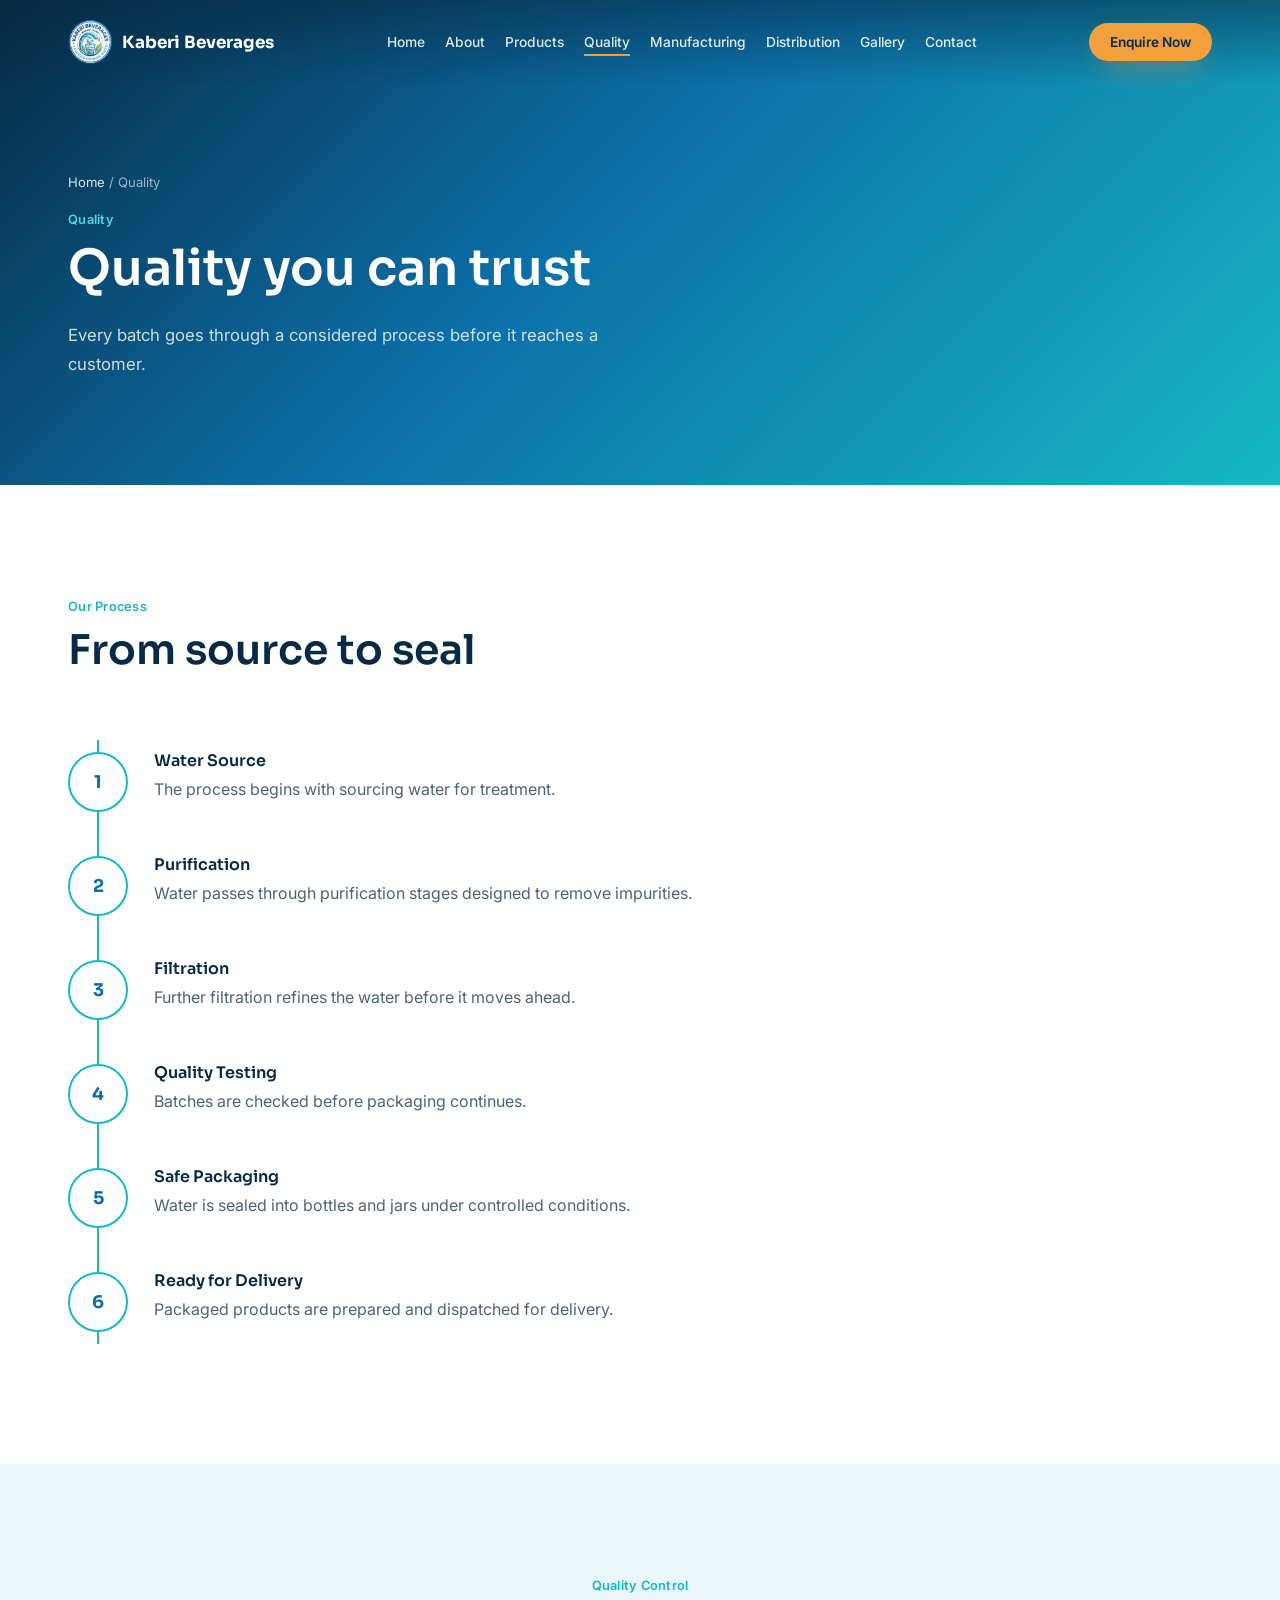
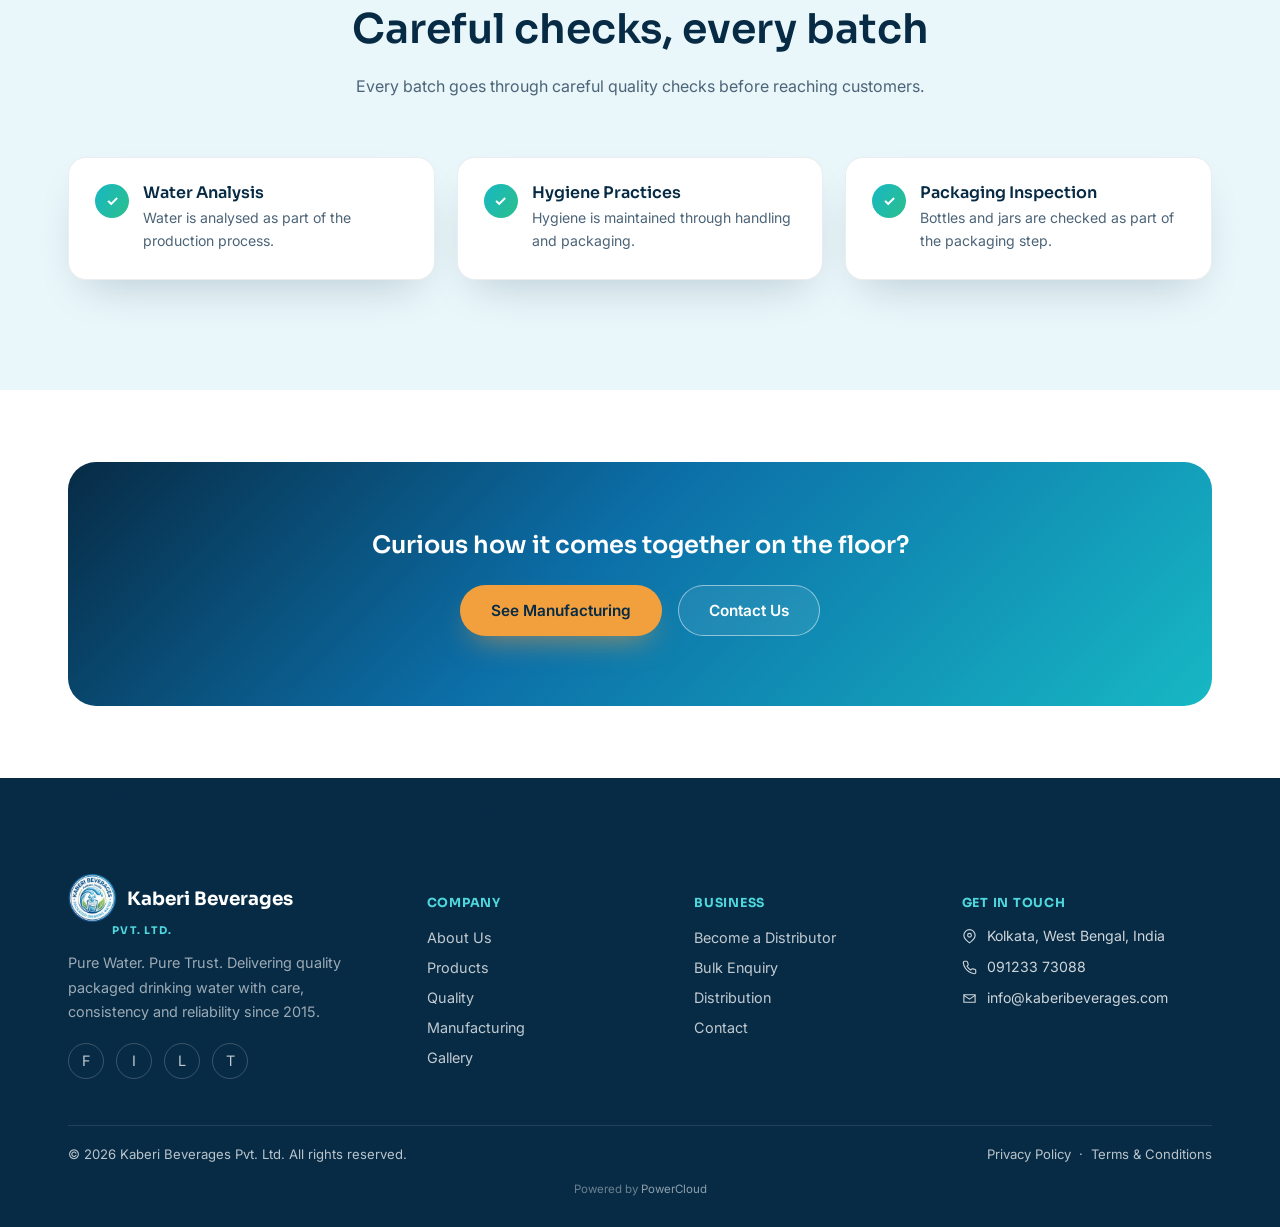
<file: quality.html>
<!DOCTYPE html>
<html lang="en">
<head>
<meta charset="UTF-8">
<meta name="viewport" content="width=device-width, initial-scale=1.0">
<title>Quality | Kaberi Beverages Pvt. Ltd.</title>
<meta name="description" content="How Kaberi Beverages approaches quality — from water source through purification, testing and safe packaging.">
<link rel="preconnect" href="https://fonts.googleapis.com">
<link rel="preconnect" href="https://fonts.gstatic.com" crossorigin>
<link href="https://fonts.googleapis.com/css2?family=Sora:wght@500;600;700&family=Inter:wght@400;500;600&display=swap" rel="stylesheet">
<link rel="stylesheet" href="css/style.css">
</head>
<body data-page="quality.html">

<header id="site-header" class="site-header"></header>

<main>
  <section class="page-hero">
    <div class="container">
      <div class="breadcrumb"><a href="index.html">Home</a> / Quality</div>
      <span class="eyebrow">Quality</span>
      <h1>Quality you can trust</h1>
      <p>Every batch goes through a considered process before it reaches a customer.</p>
    </div>
  </section>

  <section class="section">
    <div class="container">
      <div class="section-head reveal">
        <span class="eyebrow">Our Process</span>
        <h2>From source to seal</h2>
      </div>
      <div class="process-rail">
        <div class="rail-line"></div>
        <div class="process-step"><div class="idx">1</div><div class="body"><h4>Water Source</h4><p>The process begins with sourcing water for treatment.</p></div></div>
        <div class="process-step"><div class="idx">2</div><div class="body"><h4>Purification</h4><p>Water passes through purification stages designed to remove impurities.</p></div></div>
        <div class="process-step"><div class="idx">3</div><div class="body"><h4>Filtration</h4><p>Further filtration refines the water before it moves ahead.</p></div></div>
        <div class="process-step"><div class="idx">4</div><div class="body"><h4>Quality Testing</h4><p>Batches are checked before packaging continues.</p></div></div>
        <div class="process-step"><div class="idx">5</div><div class="body"><h4>Safe Packaging</h4><p>Water is sealed into bottles and jars under controlled conditions.</p></div></div>
        <div class="process-step"><div class="idx">6</div><div class="body"><h4>Ready for Delivery</h4><p>Packaged products are prepared and dispatched for delivery.</p></div></div>
      </div>
    </div>
  </section>

  <section class="section section--sky">
    <div class="container">
      <div class="section-head center reveal">
        <span class="eyebrow">Quality Control</span>
        <h2>Careful checks, every batch</h2>
        <p>Every batch goes through careful quality checks before reaching customers.</p>
      </div>
      <div class="why-grid">
        <div class="why-card reveal">
          <span class="tick">&#10003;</span>
          <div><h4>Water Analysis</h4><p>Water is analysed as part of the production process.</p></div>
        </div>
        <div class="why-card reveal reveal-delay-1">
          <span class="tick">&#10003;</span>
          <div><h4>Hygiene Practices</h4><p>Hygiene is maintained through handling and packaging.</p></div>
        </div>
        <div class="why-card reveal reveal-delay-2">
          <span class="tick">&#10003;</span>
          <div><h4>Packaging Inspection</h4><p>Bottles and jars are checked as part of the packaging step.</p></div>
        </div>
      </div>
    </div>
  </section>

  <section class="section section--tight">
    <div class="container">
      <div class="cta-banner reveal">
        <h2>Curious how it comes together on the floor?</h2>
        <div class="actions">
          <a href="manufacturing.html" class="btn btn-primary">See Manufacturing</a>
          <a href="contact.html" class="btn btn-ghost">Contact Us</a>
        </div>
      </div>
    </div>
  </section>
</main>

<footer id="site-footer" class="site-footer"></footer>

<script src="js/partials.js"></script>
<script src="js/frame-animation.js"></script>
<script src="js/forms.js"></script>
<script src="js/main.js"></script>
</body>
</html>
</file>
<file: css/style.css>
/* ==========================================================================
   Kaberi Beverages — Design tokens
   ========================================================================== */

:root{
  /* core palette */
  --navy: #072B45;         /* deep water blue, near-black for contrast text */
  --blue: #0C6FA8;         /* primary brand blue */
  --aqua: #17B8C4;         /* bright aqua */
  --cyan: #4FD7DE;         /* light cyan accent */
  --green: #2CBF8B;        /* fresh green */
  --sky: #E9F6FA;          /* soft sky / section backgrounds */
  --mist: #F5FBFC;         /* near white with a hint of blue */
  --white: #FFFFFF;
  --amber: #F2A03D;        /* CTA accent, sits opposite blue on the wheel */
  --ink: #0E2233;          /* body text */
  --ink-soft: #4C6478;     /* secondary text */

  --grad-water: linear-gradient(135deg, var(--navy) 0%, var(--blue) 45%, var(--aqua) 100%);
  --grad-fresh: linear-gradient(120deg, var(--aqua) 0%, var(--green) 100%);
  --grad-glass: linear-gradient(180deg, rgba(255,255,255,.85), rgba(255,255,255,.55));

  --font-display: 'Sora', 'Segoe UI', sans-serif;
  --font-body: 'Inter', 'Segoe UI', sans-serif;

  --radius-sm: 10px;
  --radius-md: 18px;
  --radius-lg: 28px;

  --shadow-soft: 0 20px 45px -20px rgba(7,43,69,.25);
  --shadow-lift: 0 30px 60px -25px rgba(7,43,69,.35);

  --container: 1200px;
  --header-h: 84px;
}

*, *::before, *::after{ box-sizing: border-box; }
html{ scroll-behavior: smooth; }
body{
  margin:0;
  font-family: var(--font-body);
  color: var(--ink);
  background: var(--white);
  -webkit-font-smoothing: antialiased;
  overflow-x: hidden;
}
h1,h2,h3,h4{
  font-family: var(--font-display);
  margin: 0 0 .5em;
  line-height: 1.12;
  color: var(--navy);
  font-weight: 600;
}
p{ margin:0 0 1em; color: var(--ink-soft); line-height:1.7; }
a{ color: inherit; text-decoration:none; }
img{ max-width:100%; display:block; }
ul{ margin:0; padding:0; list-style:none; }
button{ font-family: inherit; cursor:pointer; }

.container{
  width:100%;
  max-width: var(--container);
  margin: 0 auto;
  padding: 0 28px;
}
.section{ padding: 110px 0; position:relative; }
.section--tight{ padding: 72px 0; }
.section--sky{ background: var(--sky); }
.section--navy{ background: var(--grad-water); color:#fff; }
.section--navy h2, .section--navy h3{ color:#fff; }
.section--navy p{ color: rgba(255,255,255,.78); }

.eyebrow{
  display:inline-block;
  font-size: .8rem;
  letter-spacing: .02em;
  color: var(--aqua);
  font-weight:600;
  margin-bottom: 14px;
}

.section-head{ max-width: 640px; margin-bottom: 56px; }
.section-head.center{ margin-left:auto; margin-right:auto; text-align:center; }
.section-head h2{ font-size: clamp(1.9rem, 3.2vw, 2.6rem); }

/* ---------- buttons ---------- */
.btn{
  display:inline-flex;
  align-items:center;
  justify-content:center;
  gap:8px;
  padding: 15px 30px;
  border-radius: 999px;
  font-weight:600;
  font-size: .96rem;
  border: 1px solid transparent;
  transition: transform .35s cubic-bezier(.2,.8,.2,1), box-shadow .35s ease, background .35s ease;
  white-space: nowrap;
}
.btn-primary{
  background: var(--amber);
  color: var(--navy);
  box-shadow: 0 14px 30px -12px rgba(242,160,61,.65);
}
.btn-primary:hover{ transform: translateY(-3px); box-shadow: 0 20px 38px -14px rgba(242,160,61,.75); }
.btn-ghost{
  background: rgba(255,255,255,.08);
  border-color: rgba(255,255,255,.5);
  color:#fff;
  backdrop-filter: blur(6px);
}
.btn-ghost:hover{ background: rgba(255,255,255,.18); transform: translateY(-3px); }
.btn-outline{
  background: transparent;
  border-color: var(--blue);
  color: var(--blue);
}
.btn-outline:hover{ background: var(--blue); color:#fff; transform: translateY(-3px); }
.btn-block{ width:100%; }

/* ==========================================================================
   Header
   ========================================================================== */
.site-header{
  position: fixed;
  top:0; left:0; right:0;
  z-index: 500;
  height: var(--header-h);
  display:flex;
  align-items:center;
  transition: height .4s ease, background .4s ease, box-shadow .4s ease, backdrop-filter .4s ease;
}
.site-header .container{ display:flex; align-items:center; justify-content:space-between; width:100%; }
.brand{ display:flex; align-items:center; gap:9px; font-family: var(--font-display); font-weight:700; font-size:1.05rem; color:#fff; white-space:nowrap; }
.brand .drop{ width:38px; height:38px; }
.brand img.logo-mark{ height:44px; width:auto; max-width:160px; object-fit:contain; display:block; }
.site-header:not(.is-scrolled) .brand{ color:#fff; }
.site-header.is-scrolled .brand{ color: var(--navy); }

.nav-links{ display:flex; align-items:center; gap:20px; }
.nav-links a{
  font-size:.86rem; font-weight:500; color: rgba(255,255,255,.88);
  position:relative; padding: 6px 0;
  transition: color .3s ease;
  white-space:nowrap;
}
.nav-links a::after{
  content:''; position:absolute; left:0; right:100%; bottom:0; height:2px;
  background: var(--amber); transition: right .3s cubic-bezier(.2,.8,.2,1);
}
.nav-links a:hover::after, .nav-links a.active::after{ right:0; }
.site-header.is-scrolled .nav-links a{ color: var(--ink); }
.nav-links a:hover{ color: var(--amber); }

.header-actions{ display:flex; align-items:center; gap:14px; flex:none; }
.header-actions .btn{ padding: 10px 20px; font-size:.85rem; }
.header-actions .btn-ghost{ border-color: rgba(255,255,255,.5); }
.site-header.is-scrolled .header-actions .btn-ghost{
  border-color: var(--blue); color: var(--blue); background:transparent;
}
.site-header.is-scrolled .header-actions .btn-ghost:hover{ background: var(--blue); color:#fff; }
.site-header .container{ flex-wrap:nowrap; gap:18px; }

.site-header:not(.is-scrolled){ background: linear-gradient(180deg, rgba(7,43,69,.55), rgba(7,43,69,0)); }
.site-header.is-scrolled{
  height: 68px;
  background: rgba(255,255,255,.85);
  backdrop-filter: blur(14px) saturate(140%);
  box-shadow: 0 10px 30px -20px rgba(7,43,69,.4);
}

.hamburger{
  display:none;
  width:42px; height:42px; border-radius:50%;
  border: none; background: rgba(255,255,255,.12);
  position:relative; z-index:600;
}
.hamburger span{
  position:absolute; left:11px; width:20px; height:2px; background:#fff;
  transition: transform .3s ease, opacity .3s ease, background .3s ease;
}
.hamburger span:nth-child(1){ top:15px; }
.hamburger span:nth-child(2){ top:21px; }
.hamburger span:nth-child(3){ top:27px; }
.site-header.is-scrolled .hamburger span{ background: var(--navy); }
.hamburger.is-open span:nth-child(1){ transform: translateY(6px) rotate(45deg); }
.hamburger.is-open span:nth-child(2){ opacity:0; }
.hamburger.is-open span:nth-child(3){ transform: translateY(-6px) rotate(-45deg); }

.mobile-nav{
  position: fixed; inset:0; z-index:400;
  background: var(--grad-water);
  display:flex; flex-direction:column; align-items:center; justify-content:flex-start;
  gap:16px;
  transform: translateY(-100%);
  transition: transform .45s cubic-bezier(.2,.8,.2,1);
  overflow-y:auto;
  padding: calc(var(--header-h) + 30px) 24px 40px;
}
.mobile-nav.is-open{ transform: translateY(0); }
.mobile-nav a{ color:#fff; font-family: var(--font-display); font-size:1.25rem; font-weight:600; }
.mobile-nav .header-actions{ flex-direction:column; margin-top:10px; width:100%; max-width:280px; flex:none; }
.mobile-nav .header-actions .btn{ width:100%; }

/* ==========================================================================
   Hero
   ========================================================================== */
.hero-scroll{
  position: relative;
  height: 320vh; /* extra scroll room the 200-frame sequence scrubs through */
}
.hero-scroll .hero{
  position: sticky;
  top: 0;
}
.hero{
  position:relative;
  min-height: 100svh;
  display:flex; align-items:center;
  background: var(--grad-water);
  overflow: hidden;
  color:#fff;
}

/* Full-bleed product visual: sits behind everything, always covers the whole banner. */
.hero-visual{
  position:absolute; inset:0; width:100%; height:100%; z-index:1;
}
.hero-visual .bottle-stage{ position:relative; width:100%; height:100%; overflow:hidden; }
.hero-visual canvas{
  position:absolute; inset:0; width:100%; height:100%; display:block;
}
.hero-visual .bottle-fallback{
  position:absolute; inset:0; width:100%; height:100%;
  background: var(--grad-water);
  display:flex; align-items:center; justify-content:flex-end;
  padding-right: 8%;
}
.hero-visual .bottle-fallback svg{ height:78%; width:auto; animation: bottleFloat 5s ease-in-out infinite; }
.hero-visual .glow{
  position:absolute; width:420px; height:420px; right:8%; top:50%;
  transform: translateY(-50%);
  background: radial-gradient(circle, rgba(79,215,222,.45), transparent 70%);
  filter: blur(10px);
}

/* Readability scrim: fades from solid navy behind the text to transparent over the product. */
.hero-scrim{
  position:absolute; inset:0; z-index:2; pointer-events:none;
  background: linear-gradient(100deg, rgba(7,43,69,.94) 0%, rgba(7,43,69,.86) 30%, rgba(7,43,69,.45) 55%, rgba(7,43,69,.05) 78%);
}
.hero-bg-orb{
  position:absolute; border-radius:50%; filter: blur(60px); opacity:.35; z-index:1;
  animation: drift 18s ease-in-out infinite;
}
.hero-bg-orb.a{ width:480px; height:480px; background: var(--aqua); top:-160px; right:-140px; }
.hero-bg-orb.b{ width:320px; height:320px; background: var(--green); bottom:-140px; right:10%; animation-duration: 22s; }
@keyframes drift{
  0%,100%{ transform: translate(0,0) scale(1); }
  50%{ transform: translate(-30px, 25px) scale(1.08); }
}
#bubble-canvas{ position:absolute; inset:0; width:100%; height:100%; pointer-events:none; z-index:3; }

.hero .container{
  position:relative; z-index:4;
  padding-top: var(--header-h);
}
.hero-copy{ max-width: 560px; }
.hero-copy .eyebrow{ color: var(--cyan); }
.hero-copy h1{
  color:#fff; font-size: clamp(2.5rem, 5vw, 4.1rem); letter-spacing:-.01em;
}
.hero-copy h1 .line{ display:block; overflow:hidden; }
.hero-copy h1 .line span{ display:inline-block; transform: translateY(110%); animation: rise .9s cubic-bezier(.2,.8,.2,1) forwards; }
.hero-copy h1 .line:nth-child(2) span{ animation-delay: .12s; color: var(--cyan); }
@keyframes rise{ to{ transform: translateY(0); } }

.hero-copy .sub{
  color: rgba(255,255,255,.85); font-size:1.08rem; max-width: 480px; margin: 22px 0 34px;
  opacity:0; animation: fadeUp .8s ease forwards .5s;
  text-shadow: 0 1px 12px rgba(7,43,69,.4);
}
.hero-cta{ display:flex; gap:16px; flex-wrap:wrap; opacity:0; animation: fadeUp .8s ease forwards .7s; }
@keyframes fadeUp{ from{ opacity:0; transform: translateY(14px);} to{ opacity:1; transform:translateY(0);} }
@keyframes bottleFloat{ 0%,100%{ transform: translateY(0); } 50%{ transform: translateY(-16px); } }

.scroll-cue{
  position:absolute; bottom:28px; left:50%; transform:translateX(-50%);
  display:flex; flex-direction:column; align-items:center; gap:8px;
  color: rgba(255,255,255,.7); font-size:.78rem; letter-spacing:.04em;
  z-index:4;
}
.scroll-cue .stick{ width:1px; height:34px; background: rgba(255,255,255,.4); position:relative; overflow:hidden; }
.scroll-cue .stick::after{
  content:''; position:absolute; top:-100%; left:0; width:100%; height:100%; background:#fff;
  animation: scrollcue 1.8s ease-in-out infinite;
}
@keyframes scrollcue{ 0%{ top:-100%; } 60%{ top:100%; } 100%{ top:100%; } }

@media (prefers-reduced-motion: reduce){
  *{ animation-duration: .01ms !important; animation-iteration-count: 1 !important; transition-duration: .01ms !important; scroll-behavior:auto !important; }
}

/* ==========================================================================
   Stats
   ========================================================================== */
.stats-strip{
  display:grid; grid-template-columns: repeat(4,1fr); gap:1px;
  background: rgba(7,43,69,.08);
  border-radius: var(--radius-lg);
  overflow:hidden;
  transform: translateY(-64px);
  box-shadow: var(--shadow-lift);
}
.stat-card{ background:#fff; padding: 34px 24px; text-align:center; }
.stat-card .num{ font-family: var(--font-display); font-size: 2.4rem; font-weight:700; color: var(--blue); }
.stat-card .num .plus{ color: var(--amber); }
.stat-card .label{ font-size:.85rem; color: var(--ink-soft); margin-top:4px; }

@media (max-width: 900px){
  .stats-strip{ grid-template-columns: repeat(2,1fr); transform:none; margin-top: 28px; }
}

/* ==========================================================================
   About / timeline
   ========================================================================== */
.about-grid{ display:grid; grid-template-columns: .9fr 1.1fr; gap:64px; align-items:center; }
.about-visual{ position:relative; }
.about-visual .plate{
  border-radius: var(--radius-lg);
  background: var(--grad-fresh);
  aspect-ratio: 4/5;
  position:relative; overflow:hidden;
  box-shadow: var(--shadow-soft);
}
.about-visual .plate svg{ position:absolute; inset:0; width:100%; height:100%; }
.about-visual .float-card{
  position:absolute; left:-30px; bottom:26px; background:#fff; border-radius: var(--radius-md);
  padding: 18px 22px; box-shadow: var(--shadow-lift); max-width:230px;
}
.about-visual .float-card .num{ font-family: var(--font-display); font-weight:700; color: var(--green); font-size:1.6rem; }

.timeline{ display:flex; flex-direction:column; gap:0; margin-top: 34px; }
.timeline-step{ display:flex; gap:18px; padding-bottom: 26px; position:relative; }
.timeline-step::before{
  content:''; position:absolute; left:9px; top:22px; bottom:0; width:2px; background: rgba(12,111,168,.18);
}
.timeline-step:last-child::before{ display:none; }
.timeline-dot{ width:20px; height:20px; border-radius:50%; background: var(--aqua); flex:none; margin-top:2px; box-shadow: 0 0 0 5px rgba(23,184,196,.15); }
.timeline-step h4{ margin-bottom:4px; font-size:1.05rem; }
.timeline-step p{ margin:0; font-size:.94rem; }

/* ==========================================================================
   Products
   ========================================================================== */
.product-grid{ display:grid; grid-template-columns: repeat(3, 1fr); gap: 26px; }
.product-card{
  background:#fff; border-radius: var(--radius-lg); padding: 30px 26px 26px;
  border: 1px solid rgba(7,43,69,.08);
  box-shadow: var(--shadow-soft);
  transition: transform .4s cubic-bezier(.2,.8,.2,1), box-shadow .4s ease;
  position:relative; overflow:hidden;
}
.product-card::before{
  content:''; position:absolute; inset:0; background: var(--grad-fresh); opacity:0; transition: opacity .4s ease;
}
.product-card:hover{ transform: translateY(-10px); box-shadow: var(--shadow-lift); }
.product-card:hover::before{ opacity:.06; }
.product-card .bottle-wrap{ height: 190px; display:flex; align-items:center; justify-content:center; position:relative; z-index:1; transition: transform .4s ease; }
.product-card:hover .bottle-wrap{ transform: translateY(-8px); }
.product-card .cap{ display:inline-block; font-size:.72rem; font-weight:700; color: var(--blue); background: var(--sky); padding:4px 12px; border-radius:999px; margin-bottom:10px; }
.product-card h3{ font-size:1.2rem; margin-bottom:6px; position:relative; z-index:1; }
.product-card p{ font-size:.9rem; position:relative; z-index:1; }
.product-card .btn{ position:relative; z-index:1; margin-top:8px; }

.showcase{
  margin-top: 60px;
  display:flex; gap:22px; overflow-x:auto; padding-bottom: 18px; scroll-snap-type: x mandatory;
  -webkit-overflow-scrolling: touch;
}
.showcase::-webkit-scrollbar{ height:6px; }
.showcase::-webkit-scrollbar-thumb{ background: rgba(12,111,168,.25); border-radius:4px; }
.showcase-card{
  flex: 0 0 260px; scroll-snap-align: start;
  border-radius: var(--radius-lg); background: var(--grad-water); color:#fff;
  padding: 26px; height: 330px; display:flex; flex-direction:column; justify-content:flex-end;
  position:relative; overflow:hidden;
}
.showcase-card .wave{ position:absolute; inset:0; opacity:.5; }
.showcase-card h4{ color:#fff; position:relative; z-index:1; }
.showcase-card span{ position:relative; z-index:1; font-size:.82rem; color: rgba(255,255,255,.75); }

/* ==========================================================================
   Process (quality / manufacturing)
   ========================================================================== */
.process-rail{ position:relative; }
.process-rail .rail-line{
  position:absolute; left:29px; top:10px; bottom:10px; width:2px;
  background: linear-gradient(var(--aqua), var(--green));
  transform-origin: top; transform: scaleY(0); transition: transform 1.2s ease;
}
.process-rail.in-view .rail-line{ transform: scaleY(1); }
.process-step{
  display:flex; gap:26px; padding: 22px 0; opacity:0; transform: translateX(-16px);
  transition: opacity .6s ease, transform .6s ease;
}
.process-step.in-view{ opacity:1; transform: translateX(0); }
.process-step .idx{
  flex:none; width:60px; height:60px; border-radius:50%; background:#fff; border:2px solid var(--aqua);
  color: var(--blue); font-family: var(--font-display); font-weight:700; font-size:1.1rem;
  display:flex; align-items:center; justify-content:center;
}
.process-step .body h4{ margin-bottom:6px; }
.process-step .body p{ margin:0; max-width: 540px; }

.step-grid{ display:grid; grid-template-columns: repeat(4, 1fr); gap: 22px; }
.step-card{
  background:#fff; border-radius: var(--radius-md); padding: 26px 22px;
  border: 1px solid rgba(7,43,69,.08); box-shadow: var(--shadow-soft);
  opacity:0; transform: translateY(18px); transition: opacity .6s ease, transform .6s ease;
}
.step-card.in-view{ opacity:1; transform: translateY(0); }
.step-card .idx{ font-family: var(--font-display); font-weight:700; color: var(--aqua); font-size:1.4rem; }
.step-card h4{ font-size:1rem; margin: 8px 0 6px; }
.step-card p{ font-size:.88rem; margin:0; }

/* ==========================================================================
   Why cards / distribution / lab
   ========================================================================== */
.why-grid{ display:grid; grid-template-columns: repeat(3,1fr); gap:22px; }
.why-card{
  background:#fff; border-radius: var(--radius-md); padding: 26px; border:1px solid rgba(7,43,69,.08);
  display:flex; gap:14px; align-items:flex-start; box-shadow: var(--shadow-soft);
}
.why-card .tick{
  flex:none; width:34px; height:34px; border-radius:50%; background: var(--grad-fresh);
  color:#fff; display:flex; align-items:center; justify-content:center; font-size:.9rem; font-weight:700;
}
.why-card h4{ font-size:1rem; margin-bottom:4px; }
.why-card p{ font-size:.88rem; margin:0; }

.map-panel{
  border-radius: var(--radius-lg); background: var(--grad-water); color:#fff;
  padding: 50px; position:relative; overflow:hidden;
}
.map-pins{ position:relative; height: 260px; }
.pin{ position:absolute; display:flex; flex-direction:column; align-items:center; gap:6px; }
.pin .dot{ width:14px; height:14px; border-radius:50%; background: var(--amber); box-shadow: 0 0 0 6px rgba(242,160,61,.25); animation: pulse 2.4s ease-in-out infinite; }
.pin .dot.big{ width:18px; height:18px; }
.pin span{ font-size:.78rem; color: rgba(255,255,255,.85); }
@keyframes pulse{ 0%,100%{ box-shadow: 0 0 0 6px rgba(242,160,61,.25);} 50%{ box-shadow: 0 0 0 12px rgba(242,160,61,.05);} }

/* ==========================================================================
   CTA banner
   ========================================================================== */
.cta-banner{
  border-radius: var(--radius-lg); background: var(--grad-water); color:#fff;
  padding: 70px 60px; text-align:center; position:relative; overflow:hidden;
}
.cta-banner h2{ color:#fff; }
.cta-banner .actions{ display:flex; gap:16px; justify-content:center; flex-wrap:wrap; margin-top:26px; }

/* ==========================================================================
   Forms
   ========================================================================== */
.form-card{
  background:#fff; border-radius: var(--radius-lg); padding: 44px;
  box-shadow: var(--shadow-lift); border: 1px solid rgba(7,43,69,.06);
}
.form-grid{ display:grid; grid-template-columns: 1fr 1fr; gap: 20px; }
.field{ display:flex; flex-direction:column; gap:7px; margin-bottom: 18px; }
.field.full{ grid-column: 1 / -1; }
.field label{ font-size:.85rem; font-weight:600; color: var(--navy); }
.field input, .field select, .field textarea{
  padding: 13px 16px; border-radius: var(--radius-sm); border: 1.5px solid rgba(7,43,69,.14);
  font-family: inherit; font-size:.95rem; color: var(--ink); background: var(--mist);
  transition: border-color .3s ease, box-shadow .3s ease;
}
.field input:focus, .field select:focus, .field textarea:focus{
  outline:none; border-color: var(--aqua); box-shadow: 0 0 0 4px rgba(23,184,196,.15); background:#fff;
}
.field .err{ font-size:.78rem; color:#D14343; min-height:1em; }
.field.invalid input, .field.invalid select, .field.invalid textarea{ border-color:#D14343; }

.form-success{
  display:none; flex-direction:column; align-items:center; text-align:center; gap:14px; padding: 30px 10px;
}
.form-success.is-visible{ display:flex; }
.form-success .check{
  width:70px; height:70px; border-radius:50%; background: var(--grad-fresh);
  display:flex; align-items:center; justify-content:center;
}
.form-success .check svg{ stroke: #fff; stroke-width:3; fill:none; }
.form-success .check path{ stroke-dasharray: 30; stroke-dashoffset: 30; animation: draw .5s ease forwards .2s; }
@keyframes draw{ to{ stroke-dashoffset:0; } }

/* ==========================================================================
   Gallery
   ========================================================================== */
.gallery-grid{ display:grid; grid-template-columns: repeat(4, 1fr); grid-auto-rows: 190px; gap: 16px; }
.gallery-item{
  border-radius: var(--radius-md); overflow:hidden; position:relative; background: var(--grad-water);
}
.gallery-item.tall{ grid-row: span 2; }
.gallery-item.wide{ grid-column: span 2; }
.gallery-item svg{ position:absolute; inset:0; width:100%; height:100%; opacity:.9; }
.gallery-item .tag{
  position:absolute; left:14px; bottom:14px; color:#fff; font-size:.82rem; font-weight:600;
  background: rgba(7,43,69,.35); backdrop-filter: blur(6px); padding: 6px 12px; border-radius:999px;
}

/* ==========================================================================
   Footer
   ========================================================================== */
.site-footer{ position:relative; background: var(--navy); color: rgba(255,255,255,.72); padding: 96px 0 28px; }
.footer-wave{ position:absolute; top:-1px; left:0; width:100%; height:60px; display:block; }
.footer-wave path{ fill: var(--navy); }
.footer-grid{ display:grid; grid-template-columns: 1.4fr 1fr 1fr 1.1fr; gap: 40px; padding-bottom: 46px; border-bottom:1px solid rgba(255,255,255,.1); }
.footer-brand .brand{ color:#fff; margin-bottom: 14px; align-items:flex-start; flex-direction:column; gap:2px; }
.footer-brand .brand-row{ display:flex; align-items:center; gap:10px; }
.footer-brand .brand img.logo-mark{ height:48px; }
.footer-brand .brand .drop{ width:48px; height:48px; }
.logo-slot{ display:inline-flex; align-items:center; }
.footer-brand .brand-name{ font-size:1.15rem; font-weight:700; color:#fff; line-height:1.15; }
.footer-brand .brand-suffix{ font-size:.66rem; letter-spacing:.12em; color: var(--cyan); font-weight:700; margin-left:44px; }
.footer-brand p{ color: rgba(255,255,255,.6); font-size:.9rem; max-width:280px; }
.site-footer h5{ color:#fff; font-family: var(--font-display); font-size:.78rem; text-transform:uppercase; letter-spacing:.06em; margin-bottom: 16px; color: var(--cyan); }
.site-footer li{ margin-bottom:10px; }
.site-footer a{ font-size:.9rem; color: rgba(255,255,255,.75); transition: color .25s ease; }
.site-footer a:hover{ color: var(--cyan); }
.footer-touch li{ display:flex; align-items:flex-start; gap:10px; font-size:.88rem; color: rgba(255,255,255,.8); margin-bottom:14px; }
.footer-touch li svg{ flex:none; margin-top:2px; }
.footer-touch li a{ font-size:inherit; color:inherit; }
.footer-bottom{ display:flex; justify-content:space-between; align-items:center; padding-top: 20px; font-size:.82rem; flex-wrap:wrap; gap:10px; }
.powered-by{ text-align:center; font-size:.72rem; color: rgba(255,255,255,.4); margin: 18px 0 0; }
.powered-by a{ color: rgba(255,255,255,.55); font-size:inherit; }
.powered-by a:hover{ color: var(--cyan); }
.social-row{ display:flex; gap:12px; }
.social-row a{
  width:36px; height:36px; border-radius:50%; border:1px solid rgba(255,255,255,.2);
  display:flex; align-items:center; justify-content:center;
}
.social-row a:hover{ border-color: var(--cyan); }

/* ==========================================================================
   Page header (inner pages)
   ========================================================================== */
.page-hero{
  background: var(--grad-water); color:#fff; padding: calc(var(--header-h) + 90px) 0 90px;
  position:relative; overflow:hidden;
}
.page-hero .eyebrow{ color: var(--cyan); }
.page-hero h1{ color:#fff; font-size: clamp(2.1rem, 4vw, 3.1rem); max-width: 680px; }
.page-hero p{ color: rgba(255,255,255,.8); max-width: 560px; font-size:1.05rem; }
.breadcrumb{ font-size:.82rem; color: rgba(255,255,255,.6); margin-bottom: 18px; }
.breadcrumb a{ color: rgba(255,255,255,.85); }

/* ==========================================================================
   Reveal utility
   ========================================================================== */
.reveal{ opacity:0; transform: translateY(24px); transition: opacity .8s cubic-bezier(.2,.8,.2,1), transform .8s cubic-bezier(.2,.8,.2,1); }
.reveal.in-view{ opacity:1; transform: translateY(0); }
.reveal-delay-1{ transition-delay: .1s; }
.reveal-delay-2{ transition-delay: .2s; }
.reveal-delay-3{ transition-delay: .3s; }

/* ==========================================================================
   Responsive
   ========================================================================== */
@media (max-width: 960px){
  .nav-links{ display:none; }
  .hamburger{ display:block; }
  .about-grid{ grid-template-columns:1fr; }
  .product-grid{ grid-template-columns: repeat(2,1fr); }
  .step-grid{ grid-template-columns: repeat(2,1fr); }
  .why-grid{ grid-template-columns: repeat(2,1fr); }
  .footer-grid{ grid-template-columns: 1fr 1fr; }
  .gallery-grid{ grid-template-columns: repeat(2,1fr); }
}
@media (max-width: 1180px) and (min-width: 961px){
  .nav-links{ gap:14px; }
  .nav-links a{ font-size:.8rem; }
}
@media (max-width: 760px){
  .hero .container{ text-align:center; padding-top: calc(var(--header-h) + 10px); }
  .hero-copy{ max-width: 100%; margin: 0 auto; }
  .hero-copy .sub{ margin-left:auto; margin-right:auto; }
  .hero-cta{ justify-content:center; }
  .hero-scrim{ background: linear-gradient(180deg, rgba(7,43,69,.92) 0%, rgba(7,43,69,.88) 55%, rgba(7,43,69,.55) 100%); }
  .hero-visual .bottle-fallback{ justify-content:center; padding-right:0; opacity:.5; }
  .hero-visual .bottle-fallback svg{ height:60%; }
  .stats-strip{ grid-template-columns: repeat(2,1fr); }
  .section{ padding: 74px 0; }
  .product-grid{ grid-template-columns:1fr; }
  .step-grid{ grid-template-columns:1fr; }
  .why-grid{ grid-template-columns:1fr; }
  .form-grid{ grid-template-columns:1fr; }
  .footer-grid{ grid-template-columns:1fr; gap:30px; }
  .gallery-grid{ grid-template-columns: repeat(2,1fr); grid-auto-rows:140px; }
  .gallery-item.wide{ grid-column: span 2; }
  .gallery-item.tall{ grid-row: span 1; }
  .map-panel{ padding: 34px 22px; }
  .cta-banner{ padding: 50px 26px; }
  .form-card{ padding: 22px; }
  .brand{ font-size:.92rem; }
  .brand img.logo-mark{ height:34px; }
  .brand .drop{ width:30px; height:30px; }
  .header-actions .btn{ padding: 9px 14px; font-size:.78rem; }
  .page-hero{ padding: calc(var(--header-h) + 50px) 0 60px; }
  .stat-card{ padding: 24px 16px; }
  .stat-card .num{ font-size:1.9rem; }
  .footer-wave{ height:40px; }
  .site-footer{ padding-top: 54px; }
  .footer-touch li{ font-size:.86rem; }
}
@media (max-width: 420px){
  .nav-links a{ font-size:.8rem; }
  .brand{ font-size:.82rem; gap:6px; }
  .brand img.logo-mark{ height:28px; }
  .brand .drop{ width:26px; height:26px; }
  .header-actions .btn{ padding: 8px 12px; font-size:.72rem; }
  .hero-copy h1{ font-size: 2.1rem; }
}
</file>
